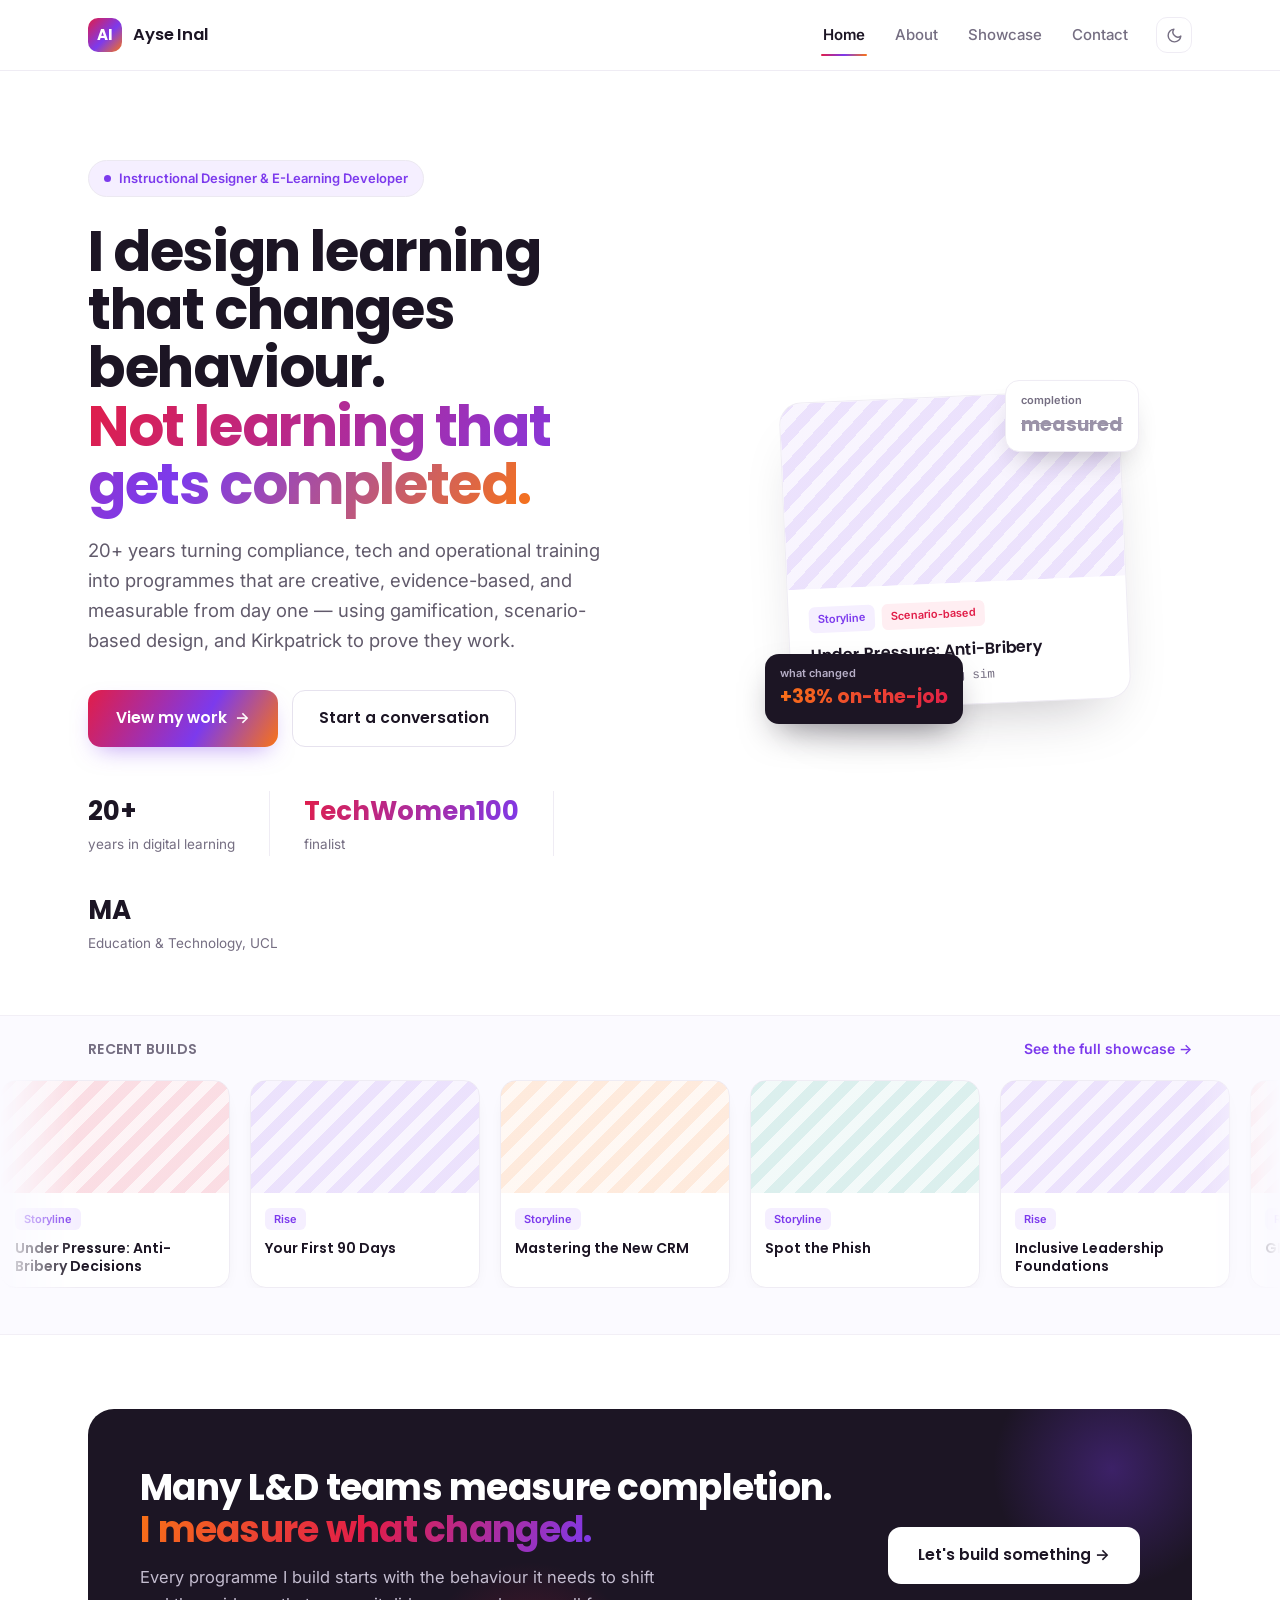
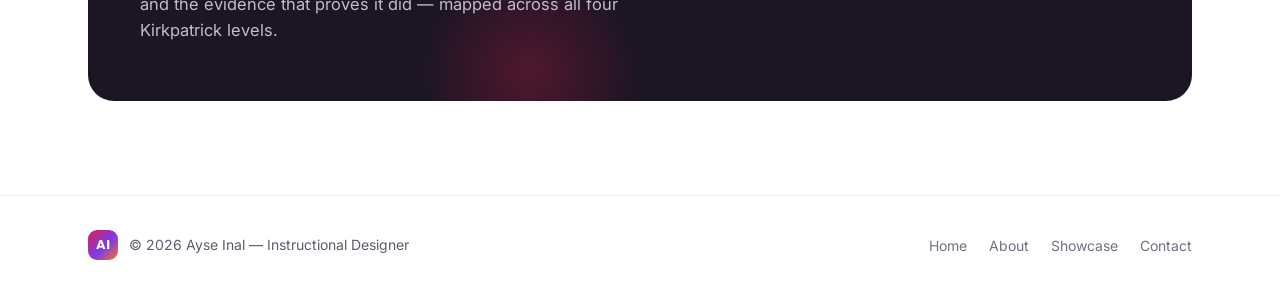
<file: index.html>
<!DOCTYPE html>
<html lang="en">
<head>
<meta charset="utf-8">
<meta name="viewport" content="width=device-width, initial-scale=1">
<title>Ayse Inal — Instructional Designer &amp; E-Learning Developer</title>
<meta name="description" content="Ayse Inal designs learning that changes behaviour — 20+ years of compliance, tech and operational training that is creative, evidence-based, and measurable.">
<meta name="color-scheme" content="light dark">
<link rel="icon" type="image/svg+xml" href="assets/favicon.svg">
<script>
// Apply the saved (or OS-preferred) theme before first paint.
(function () {
  var t; try { t = localStorage.getItem('theme'); } catch (err) {}
  if (t === 'dark' || (!t && matchMedia('(prefers-color-scheme: dark)').matches)) {
    document.documentElement.setAttribute('data-theme', 'dark');
  }
})();
</script>
<link rel="preconnect" href="https://fonts.googleapis.com">
<link rel="preconnect" href="https://fonts.gstatic.com" crossorigin>
<link href="https://fonts.googleapis.com/css2?family=Poppins:wght@500;600;700&family=Inter:wght@400;500;600;700&display=swap" rel="stylesheet">
<link rel="stylesheet" href="css/styles.css">
</head>
<body>

<a class="skip-link" href="#main">Skip to content</a>

<header class="site-nav">
  <div class="nav-inner">
    <a class="brand" href="index.html">
      <span class="brand-mark" aria-hidden="true">AI</span>
      <span class="brand-name">Ayse Inal</span>
    </a>
    <nav aria-label="Primary">
      <ul class="nav-links">
        <li><a href="index.html" aria-current="page">Home</a></li>
        <li><a href="about.html">About</a></li>
        <li><a href="showcase.html">Showcase</a></li>
        <li><a href="contact.html">Contact</a></li>
        <li>
          <button type="button" class="theme-toggle" data-theme-toggle aria-pressed="false" aria-label="Switch to dark theme">
            <svg class="icon-moon" width="17" height="17" viewBox="0 0 24 24" fill="none" stroke="currentColor" stroke-width="2" stroke-linecap="round" stroke-linejoin="round" aria-hidden="true"><path d="M21 12.79A9 9 0 1 1 11.21 3 7 7 0 0 0 21 12.79z"/></svg>
            <svg class="icon-sun" width="17" height="17" viewBox="0 0 24 24" fill="none" stroke="currentColor" stroke-width="2" stroke-linecap="round" stroke-linejoin="round" aria-hidden="true"><circle cx="12" cy="12" r="4"/><path d="M12 2v2M12 20v2M4.93 4.93l1.41 1.41M17.66 17.66l1.41 1.41M2 12h2M20 12h2M4.93 19.07l1.41-1.41M17.66 6.34l1.41-1.41"/></svg>
          </button>
        </li>
      </ul>
    </nav>
  </div>
</header>

<main id="main">

  <!-- hero -->
  <section class="hero">
    <div class="hero-copy">
      <p class="hero-pill">Instructional Designer &amp; E-Learning Developer</p>
      <h1>
        I design learning that changes behaviour.<br>
        <span class="grad-text">Not learning that gets completed.</span>
      </h1>
      <p class="hero-sub">
        20+ years turning compliance, tech and operational training into programmes that are
        creative, evidence-based, and measurable from day one — using gamification,
        scenario-based design, and Kirkpatrick to prove they work.
      </p>
      <div class="hero-ctas">
        <a class="btn btn-grad" href="showcase.html">View my work &nbsp;→</a>
        <a class="btn btn-outline" href="contact.html">Start a conversation</a>
      </div>
      <div class="hero-stats">
        <div>
          <div class="stat-value">20+</div>
          <div class="stat-label">years in digital learning</div>
        </div>
        <div class="divider" role="presentation"></div>
        <div>
          <div class="stat-value grad-text-rv">TechWomen100</div>
          <div class="stat-label">finalist</div>
        </div>
        <div class="divider" role="presentation"></div>
        <div>
          <div class="stat-value">MA</div>
          <div class="stat-label">Education &amp; Technology, UCL</div>
        </div>
      </div>
    </div>

    <div class="hero-visual" aria-hidden="true">
      <div class="hero-card-wrap">
        <div class="feature-card">
          <div class="thumb feature-thumb">
            <div class="thumb-fill" style="background:repeating-linear-gradient(135deg,#7c3aed26 0 11px,#7c3aed0d 11px 22px)"></div>
          </div>
          <div class="feature-body">
            <div class="feature-tags">
              <span class="tag">Storyline</span>
              <span class="tag tag-rose">Scenario-based</span>
            </div>
            <div class="feature-title">Under Pressure: Anti-Bribery</div>
            <div class="feature-meta">◷ 25 min · branching sim</div>
          </div>
        </div>
        <div class="float-badge float-a">
          <div class="badge-label">completion</div>
          <div class="badge-value">measured</div>
        </div>
        <div class="float-badge float-b">
          <div class="badge-label">what changed</div>
          <div class="badge-value">+38% on-the-job</div>
        </div>
      </div>
    </div>
  </section>

  <!-- rotating strip of recent builds (populated from js/courses-data.js) -->
  <section class="marquee-section">
    <div class="container marquee-head">
      <span class="marquee-label">Recent builds</span>
      <a class="link-accent" href="showcase.html">See the full showcase →</a>
    </div>
    <div class="marquee-mask" aria-hidden="true">
      <div class="marquee-track" data-marquee-track></div>
    </div>
  </section>

  <!-- statement band -->
  <section class="container statement-wrap">
    <div class="statement">
      <div class="statement-copy">
        <h2>
          Many L&amp;D teams measure completion.<br>
          <span class="grad-text-warm">I measure what changed.</span>
        </h2>
        <p>
          Every programme I build starts with the behaviour it needs to shift and the
          evidence that proves it did — mapped across all four Kirkpatrick levels.
        </p>
      </div>
      <div class="statement-cta">
        <a class="btn btn-light" href="contact.html">Let's build something →</a>
      </div>
    </div>
  </section>

</main>

<footer class="site-footer">
  <div class="footer-inner">
    <div class="footer-brand">
      <span class="brand-mark" aria-hidden="true">AI</span>
      <span>© 2026 Ayse Inal — Instructional Designer</span>
    </div>
    <ul class="footer-links">
      <li><a href="index.html">Home</a></li>
      <li><a href="about.html">About</a></li>
      <li><a href="showcase.html">Showcase</a></li>
      <li><a href="contact.html">Contact</a></li>
    </ul>
  </div>
</footer>

<script src="js/courses-data.js"></script>
<script src="js/main.js"></script>
</body>
</html>
</file>
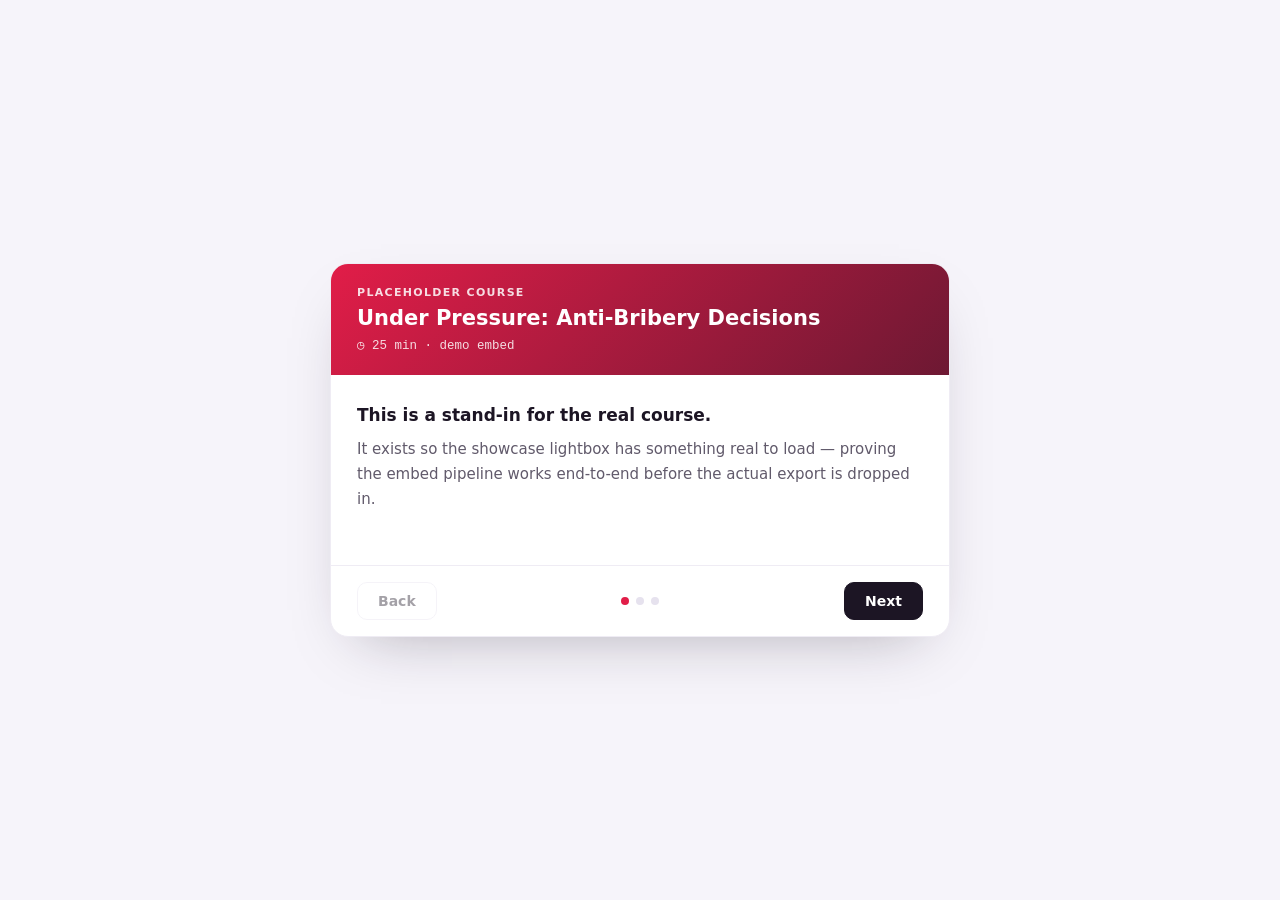
<file: courses/anti-bribery/index.html>
<!DOCTYPE html>
<html lang="en">
<head>
<meta charset="utf-8">
<meta name="viewport" content="width=device-width, initial-scale=1">
<title>Under Pressure: Anti-Bribery Decisions — placeholder course</title>
<style>
  * { box-sizing: border-box; }
  body {
    margin: 0; min-height: 100vh; display: flex; align-items: center; justify-content: center;
    padding: 24px; background: #f6f4fa; color: #1c1524;
    font-family: Inter, system-ui, -apple-system, sans-serif;
  }
  .frame {
    width: 100%; max-width: 620px; background: #fff; border: 1px solid #efecf4;
    border-radius: 18px; overflow: hidden; box-shadow: 0 24px 60px -30px rgba(28,21,36,.35);
  }
  header {
    padding: 22px 26px; color: #fff;
    background: linear-gradient(135deg, #e11d48, #1c1524 170%);
  }
  header .kicker { font-size: 11px; font-weight: 700; letter-spacing: .12em; text-transform: uppercase; opacity: .85; }
  header h1 { margin: 6px 0 0; font-size: 21px; font-weight: 700; line-height: 1.25; }
  header .meta { margin-top: 6px; font-size: 12.5px; opacity: .85; font-family: 'Courier New', monospace; }
  .slide { padding: 30px 26px; min-height: 190px; display: none; }
  .slide.active { display: block; animation: fade .25s ease; }
  @keyframes fade { from { opacity: 0; transform: translateY(8px); } to { opacity: 1; transform: none; } }
  .slide h2 { margin: 0 0 12px; font-size: 17px; }
  .slide p { margin: 0 0 12px; font-size: 15px; line-height: 1.65; color: #615a6b; }
  .slide code {
    font-family: 'Courier New', monospace; font-size: 13px; color: #7c3aed;
    background: #f5efff; padding: 2px 7px; border-radius: 6px;
  }
  .done { font-size: 34px; margin-bottom: 10px; color: #e11d48; }
  footer {
    display: flex; align-items: center; justify-content: space-between; gap: 14px;
    padding: 16px 26px; border-top: 1px solid #efecf4;
  }
  .dots { display: flex; gap: 7px; }
  .dots span { width: 8px; height: 8px; border-radius: 50%; background: #e6e2ee; transition: background .2s; }
  .dots span.on { background: #e11d48; }
  button {
    font: inherit; font-weight: 600; font-size: 14px; padding: 10px 20px;
    border-radius: 10px; border: 1.5px solid #e6e2ee; background: #fff; color: #1c1524; cursor: pointer;
  }
  button.primary { background: #1c1524; border-color: #1c1524; color: #fff; }
  button:disabled { opacity: .4; cursor: default; }
  @media (prefers-reduced-motion: reduce) { .slide.active { animation: none; } }
</style>
</head>
<body>
<main class="frame">
  <header>
    <div class="kicker">Placeholder course</div>
    <h1>Under Pressure: Anti-Bribery Decisions</h1>
    <div class="meta">◷ 25 min · demo embed</div>
  </header>

  <section class="slide active" aria-label="Slide 1 of 3">
    <h2>This is a stand-in for the real course.</h2>
    <p>It exists so the showcase lightbox has something real to load — proving the embed
       pipeline works end-to-end before the actual export is dropped in.</p>
  </section>

  <section class="slide" aria-label="Slide 2 of 3">
    <h2>Replacing it takes one step.</h2>
    <p>Publish the real course (Rise, Storyline, or any web export) and copy its output into
       this folder so the entry point sits at <code>courses/anti-bribery/index.html</code>.</p>
    <p>No other file needs to change — the showcase card already points here.</p>
  </section>

  <section class="slide" aria-label="Slide 3 of 3">
    <div class="done">✓</div>
    <h2>That's the whole tour.</h2>
    <p>Navigation, the lightbox, and “Open in new tab” all behave exactly the same with a
       real export in place of this page.</p>
  </section>

  <footer>
    <button type="button" data-prev disabled>Back</button>
    <div class="dots" aria-hidden="true"><span class="on"></span><span></span><span></span></div>
    <button type="button" class="primary" data-next>Next</button>
  </footer>
</main>

<script>
(function () {
  var slides = document.querySelectorAll('.slide');
  var dots = document.querySelectorAll('.dots span');
  var prev = document.querySelector('[data-prev]');
  var next = document.querySelector('[data-next]');
  var i = 0;
  function show(n) {
    i = Math.max(0, Math.min(slides.length - 1, n));
    slides.forEach(function (s, k) { s.classList.toggle('active', k === i); });
    dots.forEach(function (d, k) { d.classList.toggle('on', k === i); });
    prev.disabled = i === 0;
    next.disabled = i === slides.length - 1;
  }
  prev.addEventListener('click', function () { show(i - 1); });
  next.addEventListener('click', function () { show(i + 1); });
})();
</script>
</body>
</html>
</file>
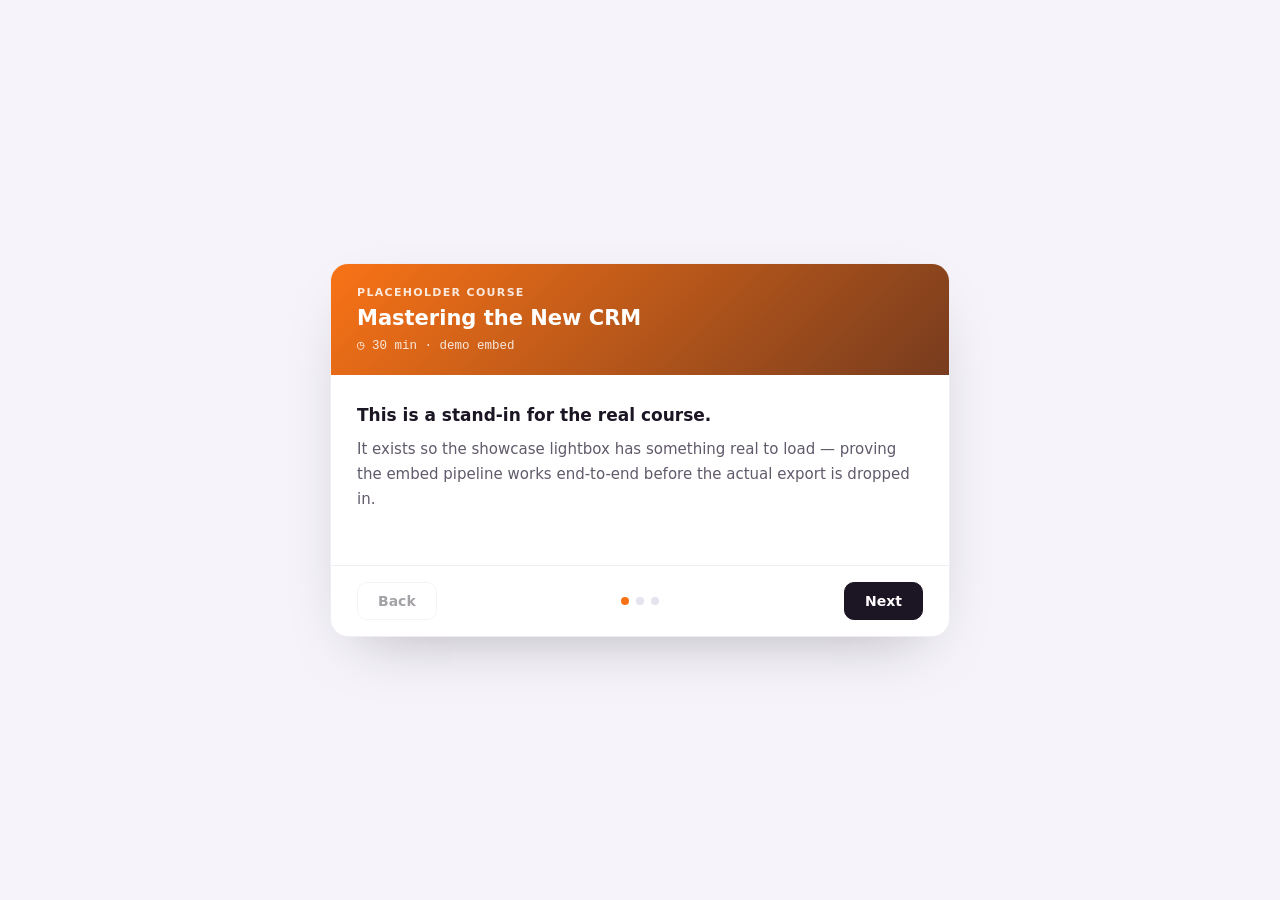
<file: courses/crm-training/index.html>
<!DOCTYPE html>
<html lang="en">
<head>
<meta charset="utf-8">
<meta name="viewport" content="width=device-width, initial-scale=1">
<title>Mastering the New CRM — placeholder course</title>
<style>
  * { box-sizing: border-box; }
  body {
    margin: 0; min-height: 100vh; display: flex; align-items: center; justify-content: center;
    padding: 24px; background: #f6f4fa; color: #1c1524;
    font-family: Inter, system-ui, -apple-system, sans-serif;
  }
  .frame {
    width: 100%; max-width: 620px; background: #fff; border: 1px solid #efecf4;
    border-radius: 18px; overflow: hidden; box-shadow: 0 24px 60px -30px rgba(28,21,36,.35);
  }
  header {
    padding: 22px 26px; color: #fff;
    background: linear-gradient(135deg, #f97316, #1c1524 170%);
  }
  header .kicker { font-size: 11px; font-weight: 700; letter-spacing: .12em; text-transform: uppercase; opacity: .85; }
  header h1 { margin: 6px 0 0; font-size: 21px; font-weight: 700; line-height: 1.25; }
  header .meta { margin-top: 6px; font-size: 12.5px; opacity: .85; font-family: 'Courier New', monospace; }
  .slide { padding: 30px 26px; min-height: 190px; display: none; }
  .slide.active { display: block; animation: fade .25s ease; }
  @keyframes fade { from { opacity: 0; transform: translateY(8px); } to { opacity: 1; transform: none; } }
  .slide h2 { margin: 0 0 12px; font-size: 17px; }
  .slide p { margin: 0 0 12px; font-size: 15px; line-height: 1.65; color: #615a6b; }
  .slide code {
    font-family: 'Courier New', monospace; font-size: 13px; color: #7c3aed;
    background: #f5efff; padding: 2px 7px; border-radius: 6px;
  }
  .done { font-size: 34px; margin-bottom: 10px; color: #f97316; }
  footer {
    display: flex; align-items: center; justify-content: space-between; gap: 14px;
    padding: 16px 26px; border-top: 1px solid #efecf4;
  }
  .dots { display: flex; gap: 7px; }
  .dots span { width: 8px; height: 8px; border-radius: 50%; background: #e6e2ee; transition: background .2s; }
  .dots span.on { background: #f97316; }
  button {
    font: inherit; font-weight: 600; font-size: 14px; padding: 10px 20px;
    border-radius: 10px; border: 1.5px solid #e6e2ee; background: #fff; color: #1c1524; cursor: pointer;
  }
  button.primary { background: #1c1524; border-color: #1c1524; color: #fff; }
  button:disabled { opacity: .4; cursor: default; }
  @media (prefers-reduced-motion: reduce) { .slide.active { animation: none; } }
</style>
</head>
<body>
<main class="frame">
  <header>
    <div class="kicker">Placeholder course</div>
    <h1>Mastering the New CRM</h1>
    <div class="meta">◷ 30 min · demo embed</div>
  </header>

  <section class="slide active" aria-label="Slide 1 of 3">
    <h2>This is a stand-in for the real course.</h2>
    <p>It exists so the showcase lightbox has something real to load — proving the embed
       pipeline works end-to-end before the actual export is dropped in.</p>
  </section>

  <section class="slide" aria-label="Slide 2 of 3">
    <h2>Replacing it takes one step.</h2>
    <p>Publish the real course (Rise, Storyline, or any web export) and copy its output into
       this folder so the entry point sits at <code>courses/crm-training/index.html</code>.</p>
    <p>No other file needs to change — the showcase card already points here.</p>
  </section>

  <section class="slide" aria-label="Slide 3 of 3">
    <div class="done">✓</div>
    <h2>That's the whole tour.</h2>
    <p>Navigation, the lightbox, and “Open in new tab” all behave exactly the same with a
       real export in place of this page.</p>
  </section>

  <footer>
    <button type="button" data-prev disabled>Back</button>
    <div class="dots" aria-hidden="true"><span class="on"></span><span></span><span></span></div>
    <button type="button" class="primary" data-next>Next</button>
  </footer>
</main>

<script>
(function () {
  var slides = document.querySelectorAll('.slide');
  var dots = document.querySelectorAll('.dots span');
  var prev = document.querySelector('[data-prev]');
  var next = document.querySelector('[data-next]');
  var i = 0;
  function show(n) {
    i = Math.max(0, Math.min(slides.length - 1, n));
    slides.forEach(function (s, k) { s.classList.toggle('active', k === i); });
    dots.forEach(function (d, k) { d.classList.toggle('on', k === i); });
    prev.disabled = i === 0;
    next.disabled = i === slides.length - 1;
  }
  prev.addEventListener('click', function () { show(i - 1); });
  next.addEventListener('click', function () { show(i + 1); });
})();
</script>
</body>
</html>
</file>
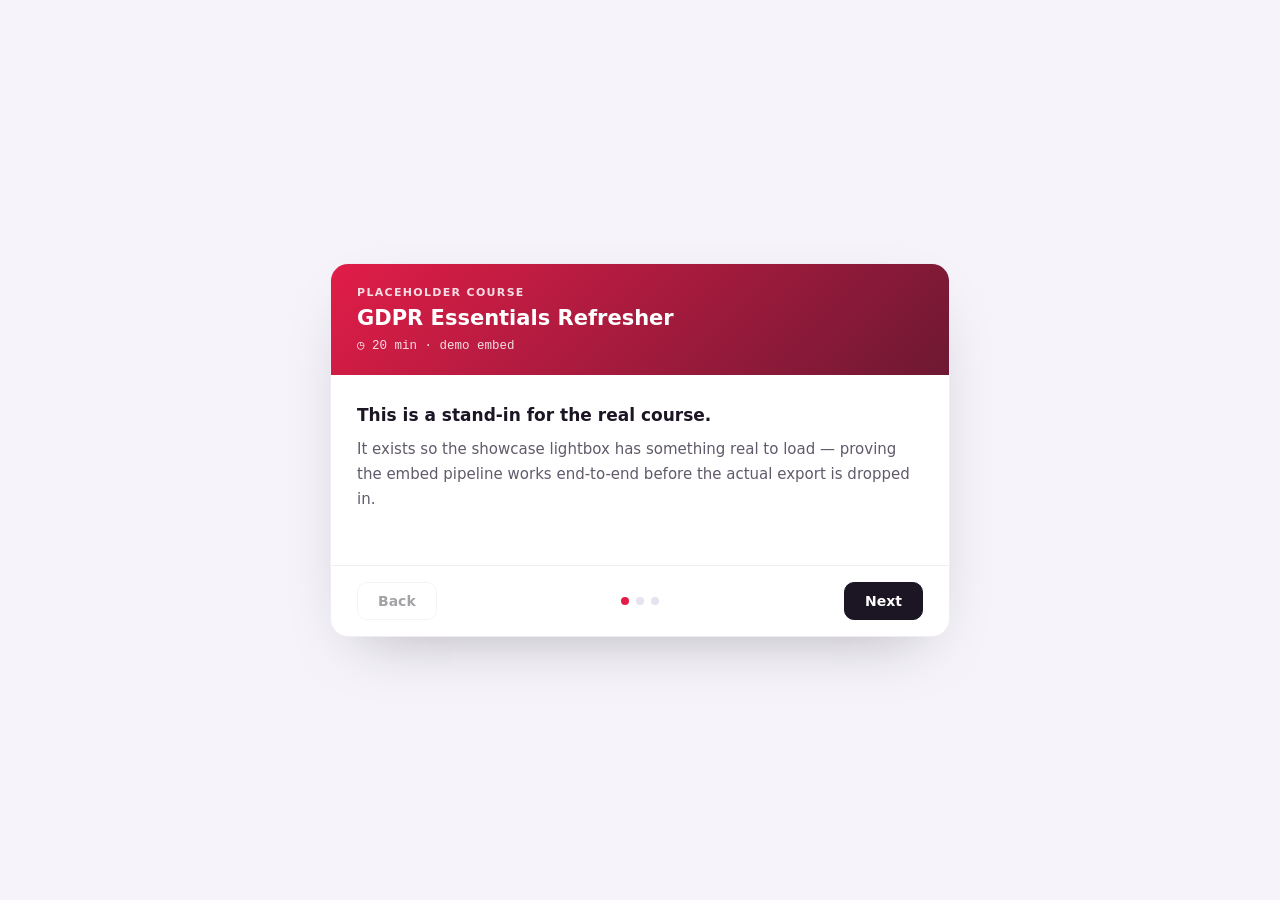
<file: courses/gdpr-refresher/index.html>
<!DOCTYPE html>
<html lang="en">
<head>
<meta charset="utf-8">
<meta name="viewport" content="width=device-width, initial-scale=1">
<title>GDPR Essentials Refresher — placeholder course</title>
<style>
  * { box-sizing: border-box; }
  body {
    margin: 0; min-height: 100vh; display: flex; align-items: center; justify-content: center;
    padding: 24px; background: #f6f4fa; color: #1c1524;
    font-family: Inter, system-ui, -apple-system, sans-serif;
  }
  .frame {
    width: 100%; max-width: 620px; background: #fff; border: 1px solid #efecf4;
    border-radius: 18px; overflow: hidden; box-shadow: 0 24px 60px -30px rgba(28,21,36,.35);
  }
  header {
    padding: 22px 26px; color: #fff;
    background: linear-gradient(135deg, #e11d48, #1c1524 170%);
  }
  header .kicker { font-size: 11px; font-weight: 700; letter-spacing: .12em; text-transform: uppercase; opacity: .85; }
  header h1 { margin: 6px 0 0; font-size: 21px; font-weight: 700; line-height: 1.25; }
  header .meta { margin-top: 6px; font-size: 12.5px; opacity: .85; font-family: 'Courier New', monospace; }
  .slide { padding: 30px 26px; min-height: 190px; display: none; }
  .slide.active { display: block; animation: fade .25s ease; }
  @keyframes fade { from { opacity: 0; transform: translateY(8px); } to { opacity: 1; transform: none; } }
  .slide h2 { margin: 0 0 12px; font-size: 17px; }
  .slide p { margin: 0 0 12px; font-size: 15px; line-height: 1.65; color: #615a6b; }
  .slide code {
    font-family: 'Courier New', monospace; font-size: 13px; color: #7c3aed;
    background: #f5efff; padding: 2px 7px; border-radius: 6px;
  }
  .done { font-size: 34px; margin-bottom: 10px; color: #e11d48; }
  footer {
    display: flex; align-items: center; justify-content: space-between; gap: 14px;
    padding: 16px 26px; border-top: 1px solid #efecf4;
  }
  .dots { display: flex; gap: 7px; }
  .dots span { width: 8px; height: 8px; border-radius: 50%; background: #e6e2ee; transition: background .2s; }
  .dots span.on { background: #e11d48; }
  button {
    font: inherit; font-weight: 600; font-size: 14px; padding: 10px 20px;
    border-radius: 10px; border: 1.5px solid #e6e2ee; background: #fff; color: #1c1524; cursor: pointer;
  }
  button.primary { background: #1c1524; border-color: #1c1524; color: #fff; }
  button:disabled { opacity: .4; cursor: default; }
  @media (prefers-reduced-motion: reduce) { .slide.active { animation: none; } }
</style>
</head>
<body>
<main class="frame">
  <header>
    <div class="kicker">Placeholder course</div>
    <h1>GDPR Essentials Refresher</h1>
    <div class="meta">◷ 20 min · demo embed</div>
  </header>

  <section class="slide active" aria-label="Slide 1 of 3">
    <h2>This is a stand-in for the real course.</h2>
    <p>It exists so the showcase lightbox has something real to load — proving the embed
       pipeline works end-to-end before the actual export is dropped in.</p>
  </section>

  <section class="slide" aria-label="Slide 2 of 3">
    <h2>Replacing it takes one step.</h2>
    <p>Publish the real course (Rise, Storyline, or any web export) and copy its output into
       this folder so the entry point sits at <code>courses/gdpr-refresher/index.html</code>.</p>
    <p>No other file needs to change — the showcase card already points here.</p>
  </section>

  <section class="slide" aria-label="Slide 3 of 3">
    <div class="done">✓</div>
    <h2>That's the whole tour.</h2>
    <p>Navigation, the lightbox, and “Open in new tab” all behave exactly the same with a
       real export in place of this page.</p>
  </section>

  <footer>
    <button type="button" data-prev disabled>Back</button>
    <div class="dots" aria-hidden="true"><span class="on"></span><span></span><span></span></div>
    <button type="button" class="primary" data-next>Next</button>
  </footer>
</main>

<script>
(function () {
  var slides = document.querySelectorAll('.slide');
  var dots = document.querySelectorAll('.dots span');
  var prev = document.querySelector('[data-prev]');
  var next = document.querySelector('[data-next]');
  var i = 0;
  function show(n) {
    i = Math.max(0, Math.min(slides.length - 1, n));
    slides.forEach(function (s, k) { s.classList.toggle('active', k === i); });
    dots.forEach(function (d, k) { d.classList.toggle('on', k === i); });
    prev.disabled = i === 0;
    next.disabled = i === slides.length - 1;
  }
  prev.addEventListener('click', function () { show(i - 1); });
  next.addEventListener('click', function () { show(i + 1); });
})();
</script>
</body>
</html>
</file>
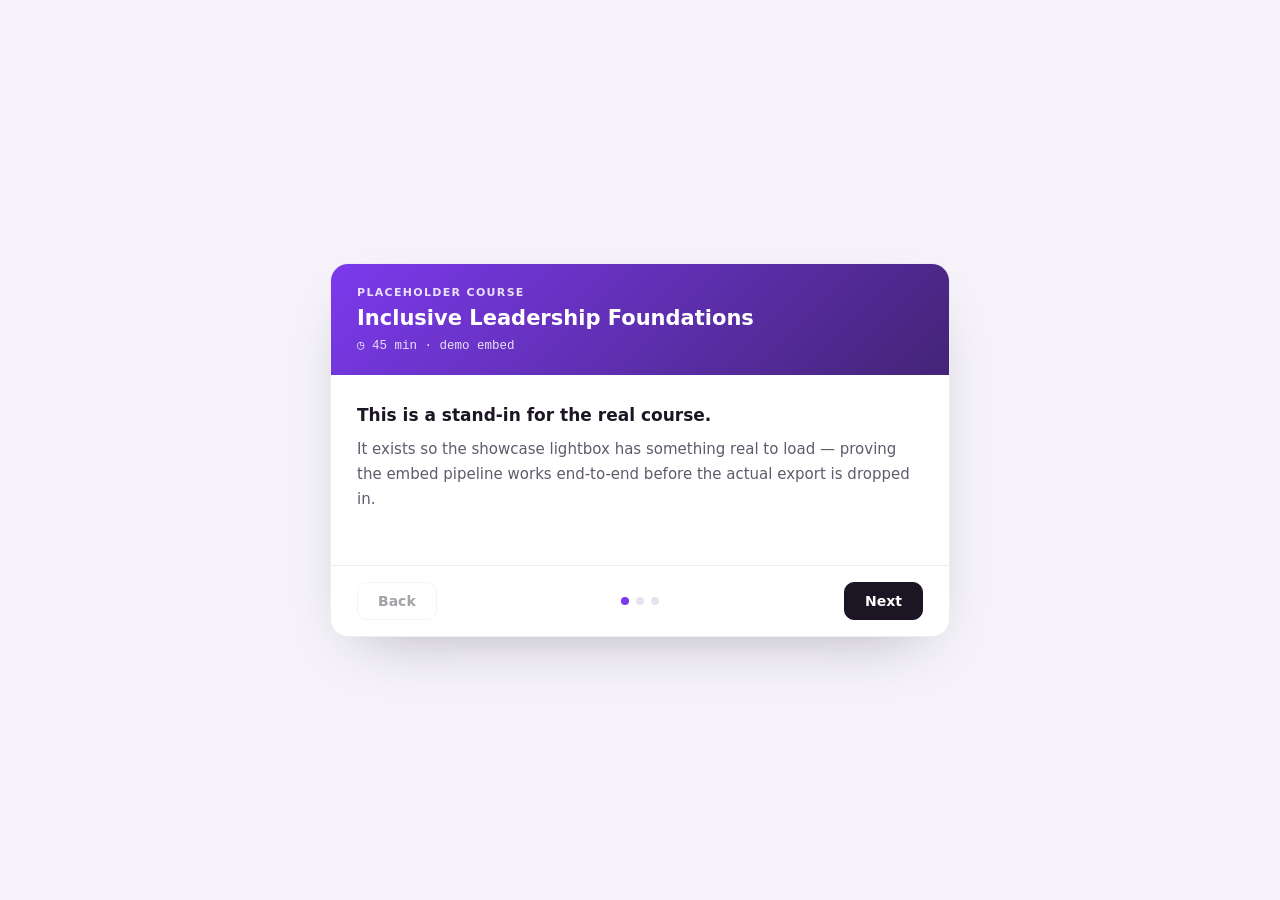
<file: courses/inclusive-leadership/index.html>
<!DOCTYPE html>
<html lang="en">
<head>
<meta charset="utf-8">
<meta name="viewport" content="width=device-width, initial-scale=1">
<title>Inclusive Leadership Foundations — placeholder course</title>
<style>
  * { box-sizing: border-box; }
  body {
    margin: 0; min-height: 100vh; display: flex; align-items: center; justify-content: center;
    padding: 24px; background: #f6f4fa; color: #1c1524;
    font-family: Inter, system-ui, -apple-system, sans-serif;
  }
  .frame {
    width: 100%; max-width: 620px; background: #fff; border: 1px solid #efecf4;
    border-radius: 18px; overflow: hidden; box-shadow: 0 24px 60px -30px rgba(28,21,36,.35);
  }
  header {
    padding: 22px 26px; color: #fff;
    background: linear-gradient(135deg, #7c3aed, #1c1524 170%);
  }
  header .kicker { font-size: 11px; font-weight: 700; letter-spacing: .12em; text-transform: uppercase; opacity: .85; }
  header h1 { margin: 6px 0 0; font-size: 21px; font-weight: 700; line-height: 1.25; }
  header .meta { margin-top: 6px; font-size: 12.5px; opacity: .85; font-family: 'Courier New', monospace; }
  .slide { padding: 30px 26px; min-height: 190px; display: none; }
  .slide.active { display: block; animation: fade .25s ease; }
  @keyframes fade { from { opacity: 0; transform: translateY(8px); } to { opacity: 1; transform: none; } }
  .slide h2 { margin: 0 0 12px; font-size: 17px; }
  .slide p { margin: 0 0 12px; font-size: 15px; line-height: 1.65; color: #615a6b; }
  .slide code {
    font-family: 'Courier New', monospace; font-size: 13px; color: #7c3aed;
    background: #f5efff; padding: 2px 7px; border-radius: 6px;
  }
  .done { font-size: 34px; margin-bottom: 10px; color: #7c3aed; }
  footer {
    display: flex; align-items: center; justify-content: space-between; gap: 14px;
    padding: 16px 26px; border-top: 1px solid #efecf4;
  }
  .dots { display: flex; gap: 7px; }
  .dots span { width: 8px; height: 8px; border-radius: 50%; background: #e6e2ee; transition: background .2s; }
  .dots span.on { background: #7c3aed; }
  button {
    font: inherit; font-weight: 600; font-size: 14px; padding: 10px 20px;
    border-radius: 10px; border: 1.5px solid #e6e2ee; background: #fff; color: #1c1524; cursor: pointer;
  }
  button.primary { background: #1c1524; border-color: #1c1524; color: #fff; }
  button:disabled { opacity: .4; cursor: default; }
  @media (prefers-reduced-motion: reduce) { .slide.active { animation: none; } }
</style>
</head>
<body>
<main class="frame">
  <header>
    <div class="kicker">Placeholder course</div>
    <h1>Inclusive Leadership Foundations</h1>
    <div class="meta">◷ 45 min · demo embed</div>
  </header>

  <section class="slide active" aria-label="Slide 1 of 3">
    <h2>This is a stand-in for the real course.</h2>
    <p>It exists so the showcase lightbox has something real to load — proving the embed
       pipeline works end-to-end before the actual export is dropped in.</p>
  </section>

  <section class="slide" aria-label="Slide 2 of 3">
    <h2>Replacing it takes one step.</h2>
    <p>Publish the real course (Rise, Storyline, or any web export) and copy its output into
       this folder so the entry point sits at <code>courses/inclusive-leadership/index.html</code>.</p>
    <p>No other file needs to change — the showcase card already points here.</p>
  </section>

  <section class="slide" aria-label="Slide 3 of 3">
    <div class="done">✓</div>
    <h2>That's the whole tour.</h2>
    <p>Navigation, the lightbox, and “Open in new tab” all behave exactly the same with a
       real export in place of this page.</p>
  </section>

  <footer>
    <button type="button" data-prev disabled>Back</button>
    <div class="dots" aria-hidden="true"><span class="on"></span><span></span><span></span></div>
    <button type="button" class="primary" data-next>Next</button>
  </footer>
</main>

<script>
(function () {
  var slides = document.querySelectorAll('.slide');
  var dots = document.querySelectorAll('.dots span');
  var prev = document.querySelector('[data-prev]');
  var next = document.querySelector('[data-next]');
  var i = 0;
  function show(n) {
    i = Math.max(0, Math.min(slides.length - 1, n));
    slides.forEach(function (s, k) { s.classList.toggle('active', k === i); });
    dots.forEach(function (d, k) { d.classList.toggle('on', k === i); });
    prev.disabled = i === 0;
    next.disabled = i === slides.length - 1;
  }
  prev.addEventListener('click', function () { show(i - 1); });
  next.addEventListener('click', function () { show(i + 1); });
})();
</script>
</body>
</html>
</file>
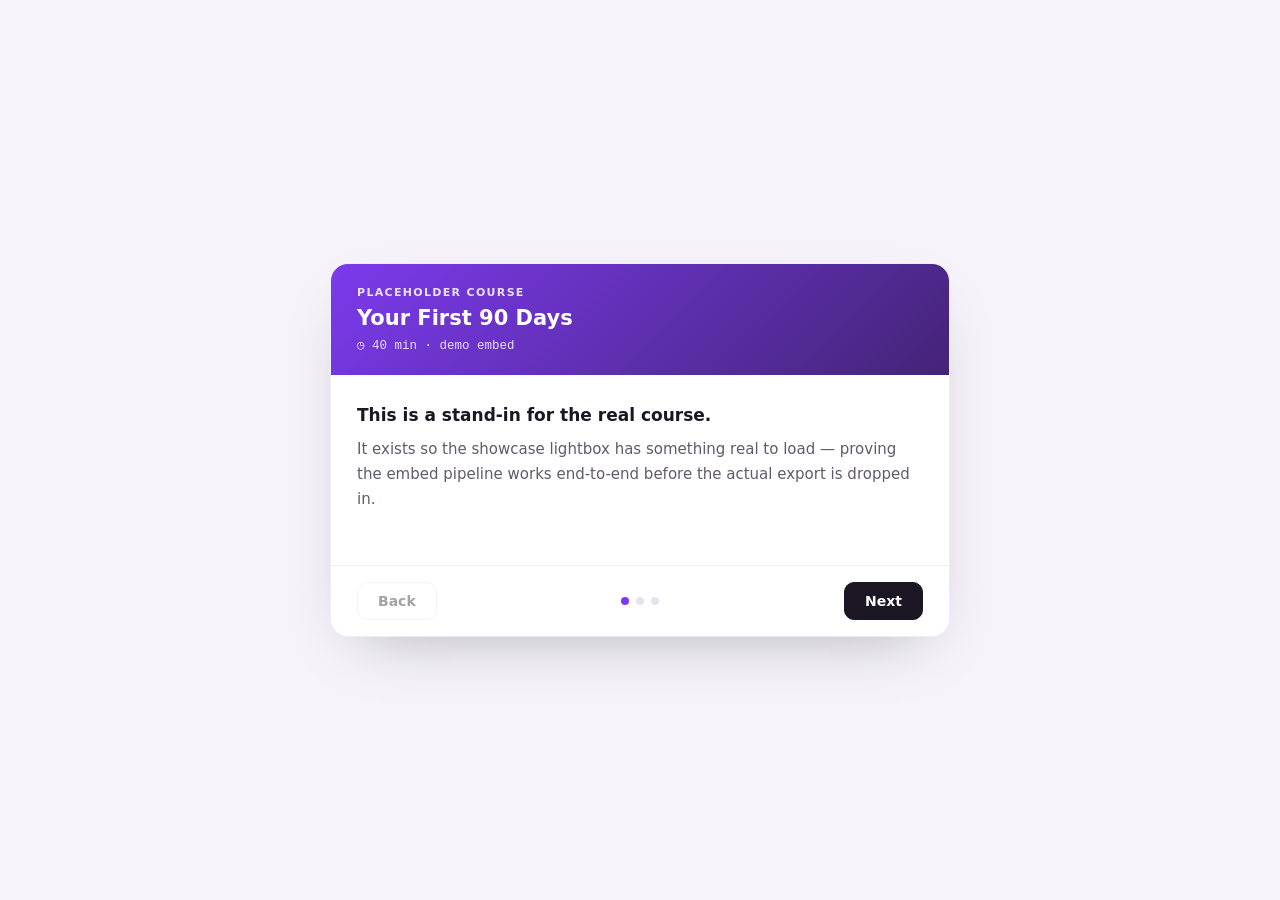
<file: courses/onboarding-90/index.html>
<!DOCTYPE html>
<html lang="en">
<head>
<meta charset="utf-8">
<meta name="viewport" content="width=device-width, initial-scale=1">
<title>Your First 90 Days — placeholder course</title>
<style>
  * { box-sizing: border-box; }
  body {
    margin: 0; min-height: 100vh; display: flex; align-items: center; justify-content: center;
    padding: 24px; background: #f6f4fa; color: #1c1524;
    font-family: Inter, system-ui, -apple-system, sans-serif;
  }
  .frame {
    width: 100%; max-width: 620px; background: #fff; border: 1px solid #efecf4;
    border-radius: 18px; overflow: hidden; box-shadow: 0 24px 60px -30px rgba(28,21,36,.35);
  }
  header {
    padding: 22px 26px; color: #fff;
    background: linear-gradient(135deg, #7c3aed, #1c1524 170%);
  }
  header .kicker { font-size: 11px; font-weight: 700; letter-spacing: .12em; text-transform: uppercase; opacity: .85; }
  header h1 { margin: 6px 0 0; font-size: 21px; font-weight: 700; line-height: 1.25; }
  header .meta { margin-top: 6px; font-size: 12.5px; opacity: .85; font-family: 'Courier New', monospace; }
  .slide { padding: 30px 26px; min-height: 190px; display: none; }
  .slide.active { display: block; animation: fade .25s ease; }
  @keyframes fade { from { opacity: 0; transform: translateY(8px); } to { opacity: 1; transform: none; } }
  .slide h2 { margin: 0 0 12px; font-size: 17px; }
  .slide p { margin: 0 0 12px; font-size: 15px; line-height: 1.65; color: #615a6b; }
  .slide code {
    font-family: 'Courier New', monospace; font-size: 13px; color: #7c3aed;
    background: #f5efff; padding: 2px 7px; border-radius: 6px;
  }
  .done { font-size: 34px; margin-bottom: 10px; color: #7c3aed; }
  footer {
    display: flex; align-items: center; justify-content: space-between; gap: 14px;
    padding: 16px 26px; border-top: 1px solid #efecf4;
  }
  .dots { display: flex; gap: 7px; }
  .dots span { width: 8px; height: 8px; border-radius: 50%; background: #e6e2ee; transition: background .2s; }
  .dots span.on { background: #7c3aed; }
  button {
    font: inherit; font-weight: 600; font-size: 14px; padding: 10px 20px;
    border-radius: 10px; border: 1.5px solid #e6e2ee; background: #fff; color: #1c1524; cursor: pointer;
  }
  button.primary { background: #1c1524; border-color: #1c1524; color: #fff; }
  button:disabled { opacity: .4; cursor: default; }
  @media (prefers-reduced-motion: reduce) { .slide.active { animation: none; } }
</style>
</head>
<body>
<main class="frame">
  <header>
    <div class="kicker">Placeholder course</div>
    <h1>Your First 90 Days</h1>
    <div class="meta">◷ 40 min · demo embed</div>
  </header>

  <section class="slide active" aria-label="Slide 1 of 3">
    <h2>This is a stand-in for the real course.</h2>
    <p>It exists so the showcase lightbox has something real to load — proving the embed
       pipeline works end-to-end before the actual export is dropped in.</p>
  </section>

  <section class="slide" aria-label="Slide 2 of 3">
    <h2>Replacing it takes one step.</h2>
    <p>Publish the real course (Rise, Storyline, or any web export) and copy its output into
       this folder so the entry point sits at <code>courses/onboarding-90/index.html</code>.</p>
    <p>No other file needs to change — the showcase card already points here.</p>
  </section>

  <section class="slide" aria-label="Slide 3 of 3">
    <div class="done">✓</div>
    <h2>That's the whole tour.</h2>
    <p>Navigation, the lightbox, and “Open in new tab” all behave exactly the same with a
       real export in place of this page.</p>
  </section>

  <footer>
    <button type="button" data-prev disabled>Back</button>
    <div class="dots" aria-hidden="true"><span class="on"></span><span></span><span></span></div>
    <button type="button" class="primary" data-next>Next</button>
  </footer>
</main>

<script>
(function () {
  var slides = document.querySelectorAll('.slide');
  var dots = document.querySelectorAll('.dots span');
  var prev = document.querySelector('[data-prev]');
  var next = document.querySelector('[data-next]');
  var i = 0;
  function show(n) {
    i = Math.max(0, Math.min(slides.length - 1, n));
    slides.forEach(function (s, k) { s.classList.toggle('active', k === i); });
    dots.forEach(function (d, k) { d.classList.toggle('on', k === i); });
    prev.disabled = i === 0;
    next.disabled = i === slides.length - 1;
  }
  prev.addEventListener('click', function () { show(i - 1); });
  next.addEventListener('click', function () { show(i + 1); });
})();
</script>
</body>
</html>
</file>
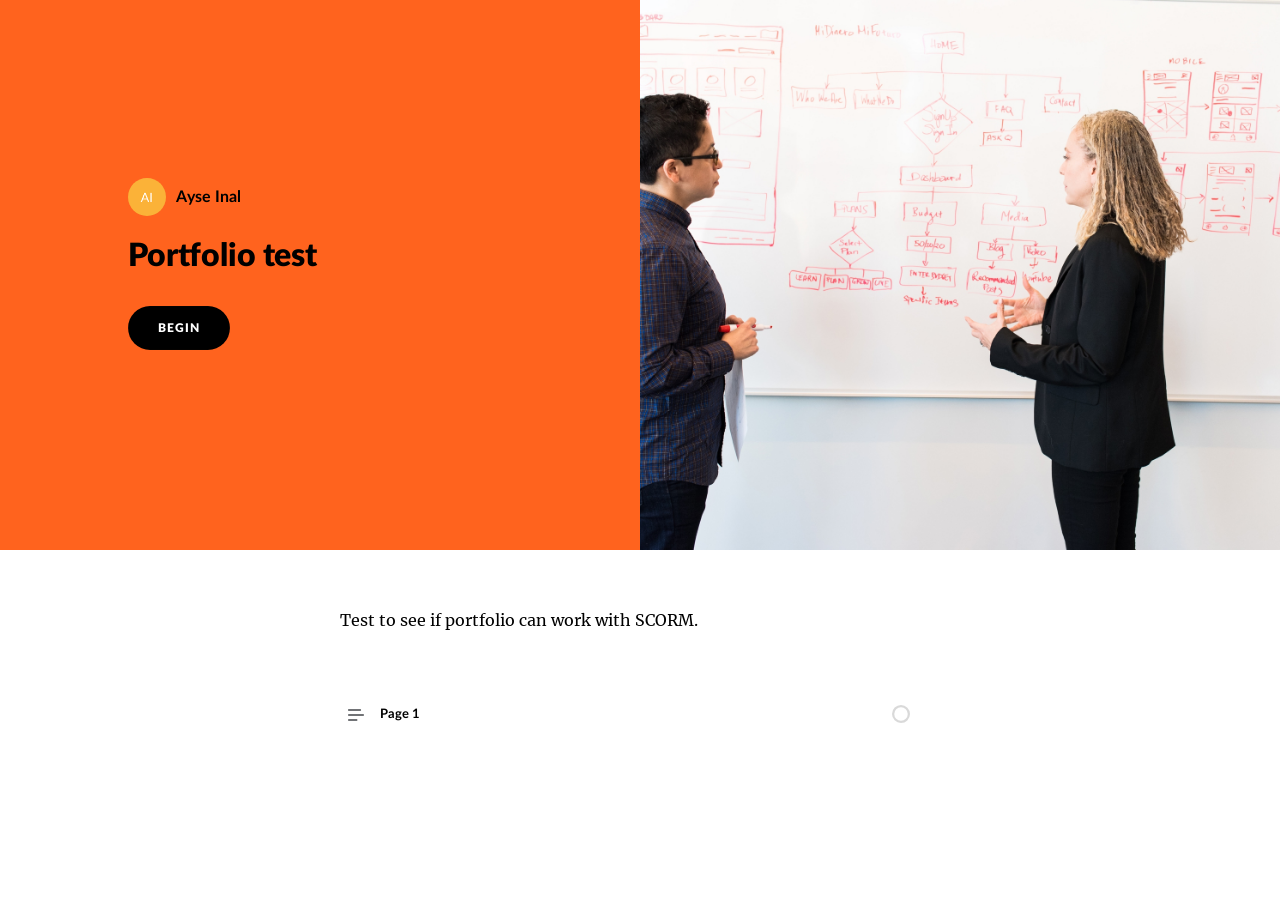
<file: courses/test-course/index.html>
<!doctype html>
<!-- 
course package version: aLZDS4Au
rise_frontend sha: 46496aba2ae3b21b9e0d489dca0d4d0e6e3dcab7
learn_distribution_frontend sha: 118ecf9826e3bc045934b2031ec665157a7785e1
mondrian sha: 6d8162fafedd03ba5fa826329e3b97aff9b4fbb9
sandbox sha: 42753f3391b109fa3788c525c22880445ab48325
 -->
<html lang="en">
  <head>
    <meta charset="utf-8">
    <meta name="viewport" content="width=device-width,initial-scale=1">
    <title>Portfolio test</title>
    
    <script type="application/json" id="__CONFIG__">
      {"remoteManifest":{"learn_distribution_frontend":{".js":["learn_dist/entry.js"]},"mondrian":{".js":["mondrian/entry.js"]}},"assetTargetPrefixes":{"media":"assets","font":"lib/fonts"},"telemetry":{"uri":"https://metrics.articulate.com"}}
    </script>
    
    <script src="lib/dist/c45a9871.js"></script>
  </head>
  <body>
    <div id="app"></div>
    
      <script src="lib/rise/e709f227.js"></script>
    
  </body>
</html>
</file>
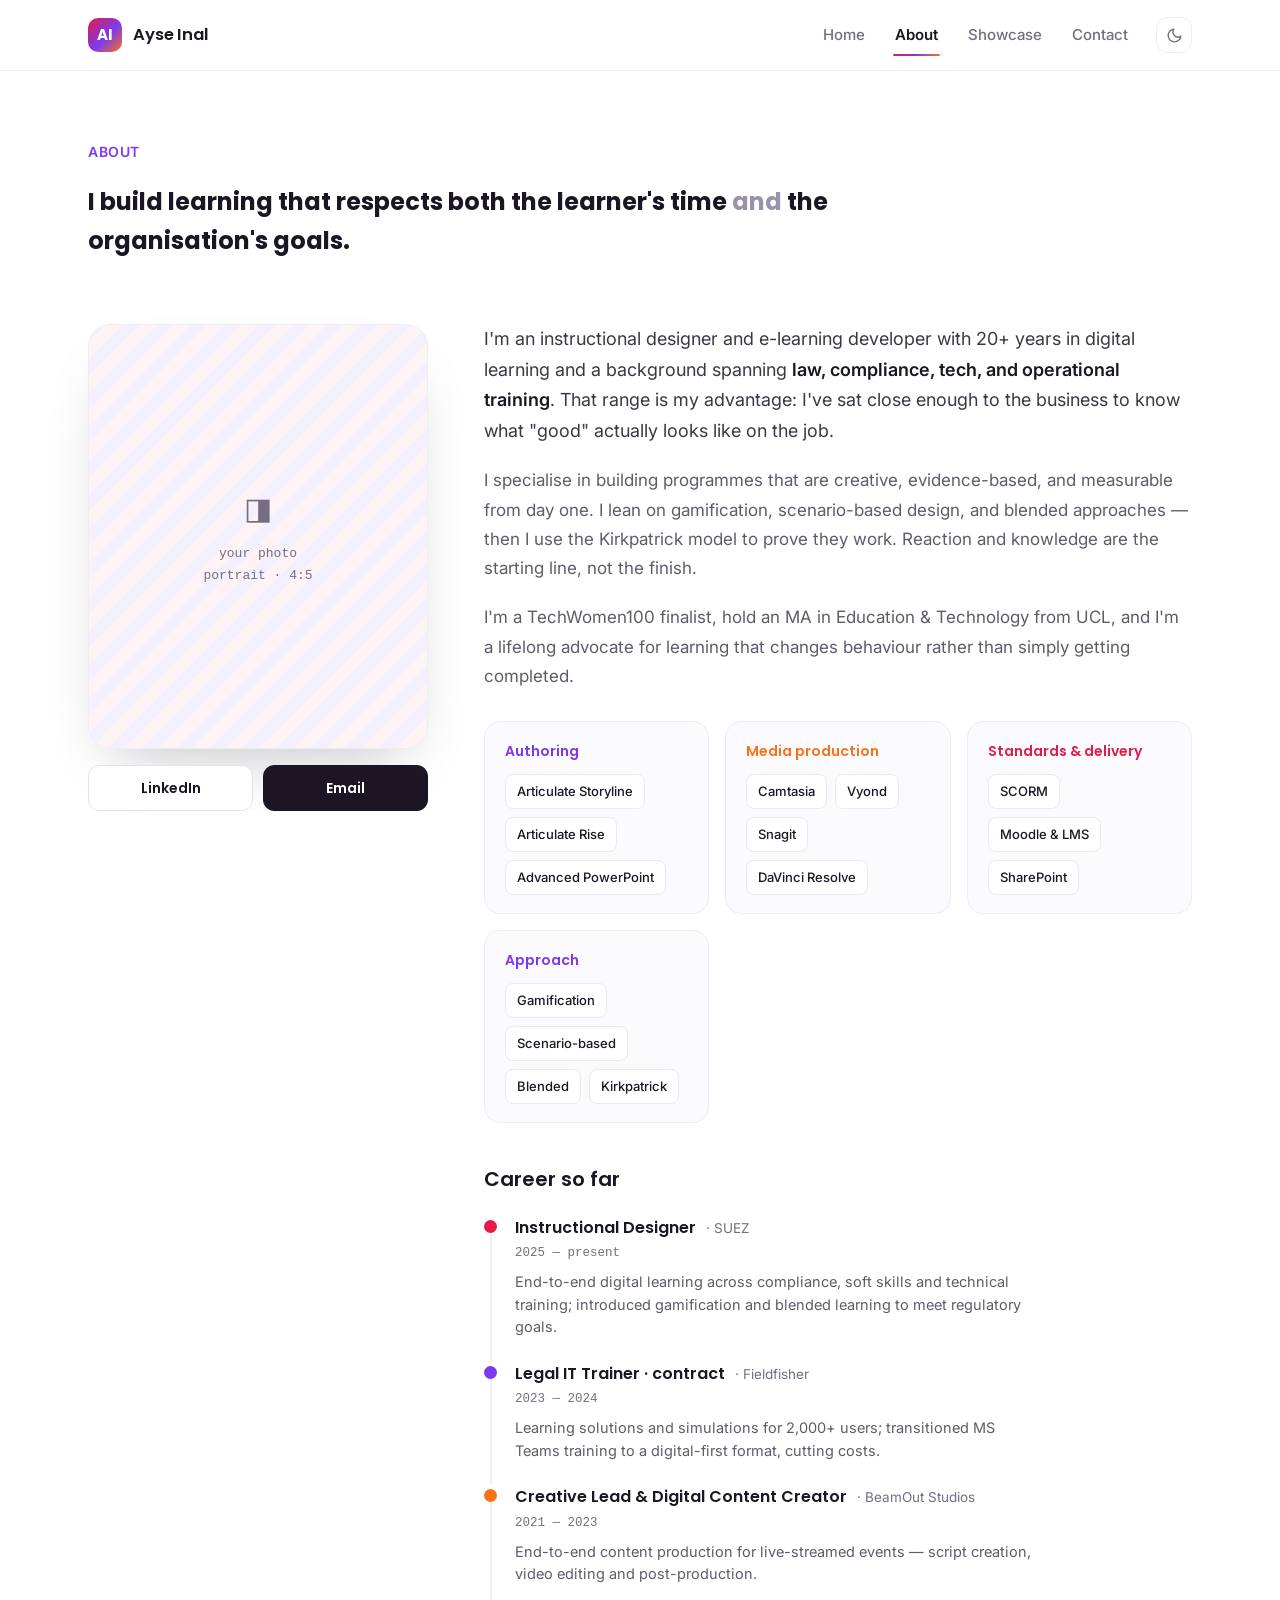
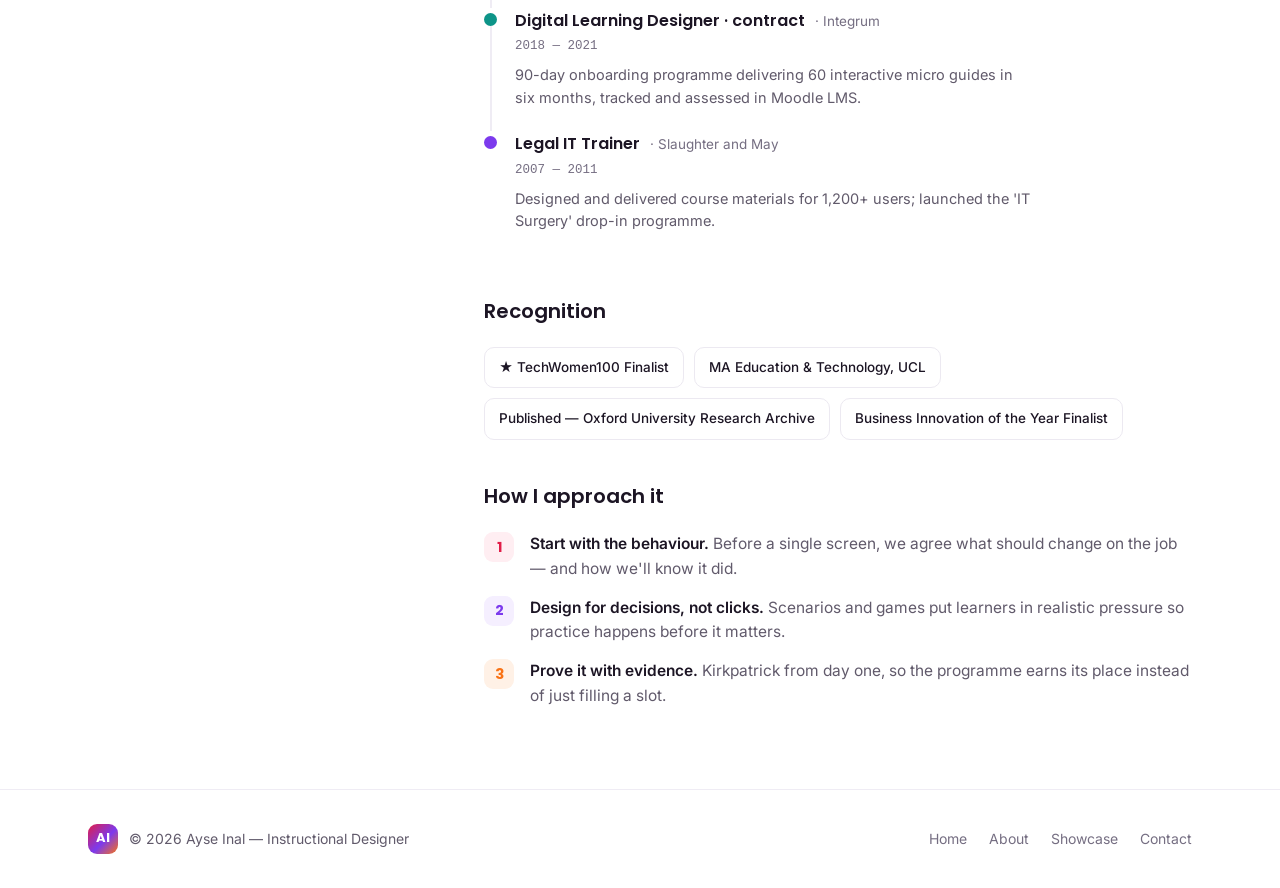
<file: about.html>
<!DOCTYPE html>
<html lang="en">
<head>
<meta charset="utf-8">
<meta name="viewport" content="width=device-width, initial-scale=1">
<title>About — Ayse Inal</title>
<meta name="description" content="Ayse Inal — instructional designer with 20+ years across law, compliance, tech and operational training. TechWomen100 finalist, MA Education & Technology (UCL).">
<meta name="color-scheme" content="light dark">
<link rel="icon" type="image/svg+xml" href="assets/favicon.svg">
<script>
// Apply the saved (or OS-preferred) theme before first paint.
(function () {
  var t; try { t = localStorage.getItem('theme'); } catch (err) {}
  if (t === 'dark' || (!t && matchMedia('(prefers-color-scheme: dark)').matches)) {
    document.documentElement.setAttribute('data-theme', 'dark');
  }
})();
</script>
<link rel="preconnect" href="https://fonts.googleapis.com">
<link rel="preconnect" href="https://fonts.gstatic.com" crossorigin>
<link href="https://fonts.googleapis.com/css2?family=Poppins:wght@500;600;700&family=Inter:wght@400;500;600;700&display=swap" rel="stylesheet">
<link rel="stylesheet" href="css/styles.css">
</head>
<body>

<a class="skip-link" href="#main">Skip to content</a>

<header class="site-nav">
  <div class="nav-inner">
    <a class="brand" href="index.html">
      <span class="brand-mark" aria-hidden="true">AI</span>
      <span class="brand-name">Ayse Inal</span>
    </a>
    <nav aria-label="Primary">
      <ul class="nav-links">
        <li><a href="index.html">Home</a></li>
        <li><a href="about.html" aria-current="page">About</a></li>
        <li><a href="showcase.html">Showcase</a></li>
        <li><a href="contact.html">Contact</a></li>
        <li>
          <button type="button" class="theme-toggle" data-theme-toggle aria-pressed="false" aria-label="Switch to dark theme">
            <svg class="icon-moon" width="17" height="17" viewBox="0 0 24 24" fill="none" stroke="currentColor" stroke-width="2" stroke-linecap="round" stroke-linejoin="round" aria-hidden="true"><path d="M21 12.79A9 9 0 1 1 11.21 3 7 7 0 0 0 21 12.79z"/></svg>
            <svg class="icon-sun" width="17" height="17" viewBox="0 0 24 24" fill="none" stroke="currentColor" stroke-width="2" stroke-linecap="round" stroke-linejoin="round" aria-hidden="true"><circle cx="12" cy="12" r="4"/><path d="M12 2v2M12 20v2M4.93 4.93l1.41 1.41M17.66 17.66l1.41 1.41M2 12h2M20 12h2M4.93 19.07l1.41-1.41M17.66 6.34l1.41-1.41"/></svg>
          </button>
        </li>
      </ul>
    </nav>
  </div>
</header>

<main id="main">

  <section class="container about-head">
    <div class="eyebrow">About</div>
    <h1>I build learning that respects both the learner's time <span class="dim">and</span> the organisation's goals.</h1>
  </section>

  <section class="container about-layout">

    <div class="about-side">
      <!-- Replace this placeholder with your photo: delete the .photo-slot div
           and uncomment the img below (a portrait crop, roughly 4:5, works best).
      <img class="photo-slot" src="assets/portrait.jpg" alt="Ayse Inal">
      -->
      <div class="photo-slot" role="img" aria-label="Portrait photo placeholder">
        <div class="photo-slot-note">
          <div class="glyph" aria-hidden="true">◨</div>
          your photo<br>portrait · 4:5
        </div>
      </div>
      <div class="about-side-links">
        <a class="side-link linkedin" href="https://www.linkedin.com/in/your-handle" target="_blank" rel="noopener">LinkedIn</a>
        <a class="side-link email" href="mailto:hello@ayseinal.co.uk">Email</a>
      </div>
    </div>

    <div class="about-main">
      <p class="lead">
        I'm an instructional designer and e-learning developer with 20+ years in digital learning
        and a background spanning <strong>law, compliance, tech, and operational training</strong>.
        That range is my advantage: I've sat close enough to the business to know what "good"
        actually looks like on the job.
      </p>
      <p class="body-para">
        I specialise in building programmes that are creative, evidence-based, and measurable from
        day one. I lean on gamification, scenario-based design, and blended approaches — then I use
        the Kirkpatrick model to prove they work. Reaction and knowledge are the starting line, not
        the finish.
      </p>
      <p class="body-para last">
        I'm a TechWomen100 finalist, hold an MA in Education &amp; Technology from UCL, and I'm a
        lifelong advocate for learning that changes behaviour rather than simply getting completed.
      </p>

      <div class="tools-grid">
        <div class="tool-card c-violet">
          <h3>Authoring</h3>
          <div class="tool-chips">
            <span>Articulate Storyline</span>
            <span>Articulate Rise</span>
            <span>Advanced PowerPoint</span>
          </div>
        </div>
        <div class="tool-card c-orange">
          <h3>Media production</h3>
          <div class="tool-chips">
            <span>Camtasia</span>
            <span>Vyond</span>
            <span>Snagit</span>
            <span>DaVinci Resolve</span>
          </div>
        </div>
        <div class="tool-card c-rose">
          <h3>Standards &amp; delivery</h3>
          <div class="tool-chips">
            <span>SCORM</span>
            <span>Moodle &amp; LMS</span>
            <span>SharePoint</span>
          </div>
        </div>
        <div class="tool-card c-violet">
          <h3>Approach</h3>
          <div class="tool-chips">
            <span>Gamification</span>
            <span>Scenario-based</span>
            <span>Blended</span>
            <span>Kirkpatrick</span>
          </div>
        </div>
      </div>

      <h3 class="section-title">Career so far</h3>
      <div class="timeline">
        <div class="timeline-item">
          <div class="timeline-rail">
            <span class="timeline-dot" style="background:#e11d48"></span>
            <span class="timeline-line"></span>
          </div>
          <div class="timeline-body">
            <div class="timeline-head">
              <span class="timeline-role">Instructional Designer</span>
              <span class="timeline-org">· SUEZ</span>
            </div>
            <div class="timeline-period">2025 — present</div>
            <p class="timeline-note">End-to-end digital learning across compliance, soft skills and technical training; introduced gamification and blended learning to meet regulatory goals.</p>
          </div>
        </div>
        <div class="timeline-item">
          <div class="timeline-rail">
            <span class="timeline-dot" style="background:#7c3aed"></span>
            <span class="timeline-line"></span>
          </div>
          <div class="timeline-body">
            <div class="timeline-head">
              <span class="timeline-role">Legal IT Trainer · contract</span>
              <span class="timeline-org">· Fieldfisher</span>
            </div>
            <div class="timeline-period">2023 — 2024</div>
            <p class="timeline-note">Learning solutions and simulations for 2,000+ users; transitioned MS Teams training to a digital-first format, cutting costs.</p>
          </div>
        </div>
        <div class="timeline-item">
          <div class="timeline-rail">
            <span class="timeline-dot" style="background:#f97316"></span>
            <span class="timeline-line"></span>
          </div>
          <div class="timeline-body">
            <div class="timeline-head">
              <span class="timeline-role">Creative Lead &amp; Digital Content Creator</span>
              <span class="timeline-org">· BeamOut Studios</span>
            </div>
            <div class="timeline-period">2021 — 2023</div>
            <p class="timeline-note">End-to-end content production for live-streamed events — script creation, video editing and post-production.</p>
          </div>
        </div>
        <div class="timeline-item">
          <div class="timeline-rail">
            <span class="timeline-dot" style="background:#0d9488"></span>
            <span class="timeline-line"></span>
          </div>
          <div class="timeline-body">
            <div class="timeline-head">
              <span class="timeline-role">Digital Learning Designer · contract</span>
              <span class="timeline-org">· Integrum</span>
            </div>
            <div class="timeline-period">2018 — 2021</div>
            <p class="timeline-note">90-day onboarding programme delivering 60 interactive micro guides in six months, tracked and assessed in Moodle LMS.</p>
          </div>
        </div>
        <div class="timeline-item">
          <div class="timeline-rail">
            <span class="timeline-dot" style="background:#7c3aed"></span>
            <span class="timeline-line"></span>
          </div>
          <div class="timeline-body">
            <div class="timeline-head">
              <span class="timeline-role">Legal IT Trainer</span>
              <span class="timeline-org">· Slaughter and May</span>
            </div>
            <div class="timeline-period">2007 — 2011</div>
            <p class="timeline-note">Designed and delivered course materials for 1,200+ users; launched the 'IT Surgery' drop-in programme.</p>
          </div>
        </div>
      </div>

      <h3 class="section-title">Recognition</h3>
      <div class="recognition">
        <span>★ TechWomen100 Finalist</span>
        <span>MA Education &amp; Technology, UCL</span>
        <span>Published — Oxford University Research Archive</span>
        <span>Business Innovation of the Year Finalist</span>
      </div>

      <h3 class="section-title">How I approach it</h3>
      <div class="approach">
        <div class="approach-step">
          <span class="step-num n1" aria-hidden="true">1</span>
          <p><strong>Start with the behaviour.</strong> Before a single screen, we agree what should change on the job — and how we'll know it did.</p>
        </div>
        <div class="approach-step">
          <span class="step-num n2" aria-hidden="true">2</span>
          <p><strong>Design for decisions, not clicks.</strong> Scenarios and games put learners in realistic pressure so practice happens before it matters.</p>
        </div>
        <div class="approach-step">
          <span class="step-num n3" aria-hidden="true">3</span>
          <p><strong>Prove it with evidence.</strong> Kirkpatrick from day one, so the programme earns its place instead of just filling a slot.</p>
        </div>
      </div>
    </div>

  </section>

</main>

<footer class="site-footer">
  <div class="footer-inner">
    <div class="footer-brand">
      <span class="brand-mark" aria-hidden="true">AI</span>
      <span>© 2026 Ayse Inal — Instructional Designer</span>
    </div>
    <ul class="footer-links">
      <li><a href="index.html">Home</a></li>
      <li><a href="about.html">About</a></li>
      <li><a href="showcase.html">Showcase</a></li>
      <li><a href="contact.html">Contact</a></li>
    </ul>
  </div>
</footer>

<script src="js/main.js"></script>
</body>
</html>
</file>
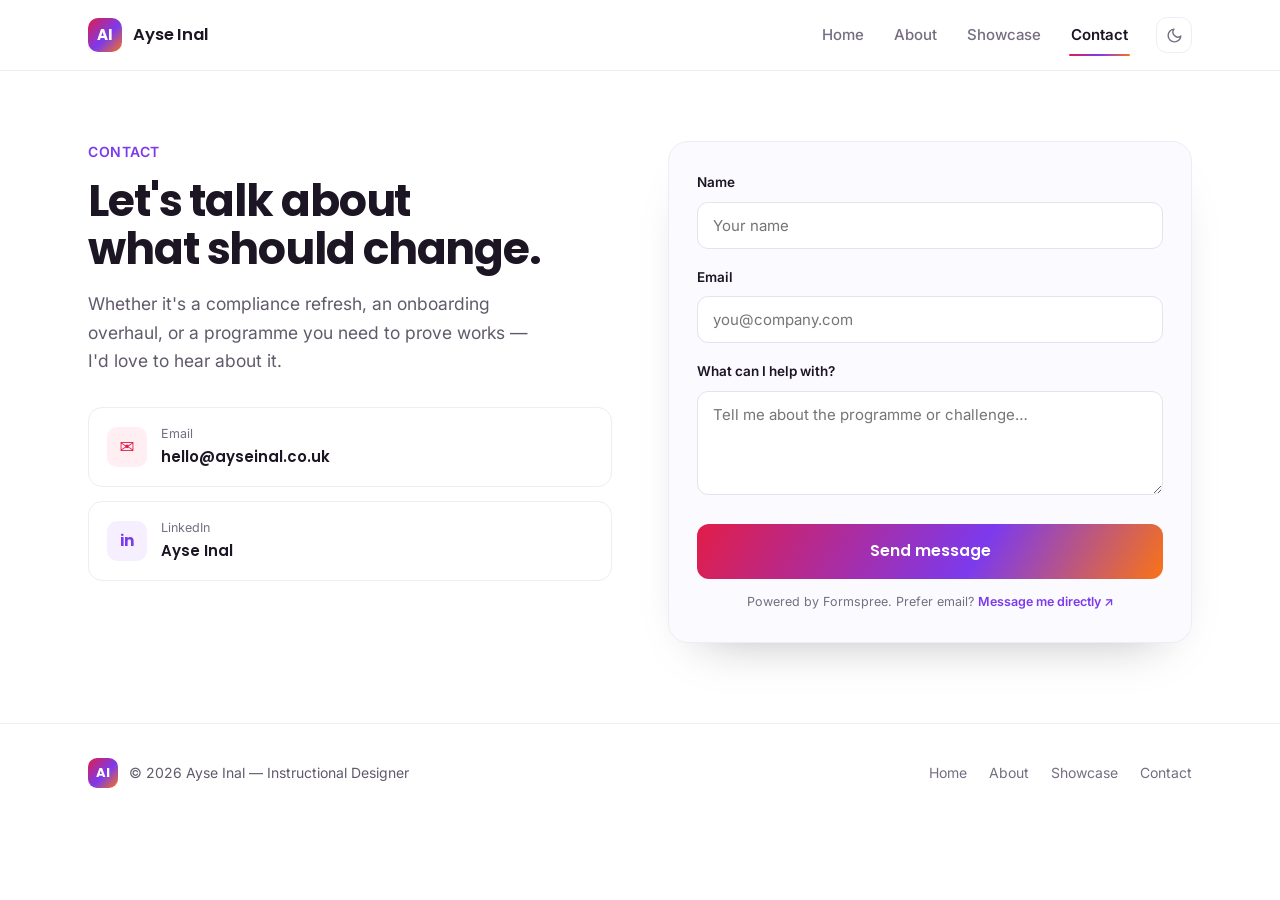
<file: contact.html>
<!DOCTYPE html>
<html lang="en">
<head>
<meta charset="utf-8">
<meta name="viewport" content="width=device-width, initial-scale=1">
<title>Contact — Ayse Inal</title>
<meta name="description" content="Get in touch with Ayse Inal about instructional design and e-learning — compliance refreshes, onboarding overhauls, or programmes you need to prove work.">
<meta name="color-scheme" content="light dark">
<link rel="icon" type="image/svg+xml" href="assets/favicon.svg">
<script>
// Apply the saved (or OS-preferred) theme before first paint.
(function () {
  var t; try { t = localStorage.getItem('theme'); } catch (err) {}
  if (t === 'dark' || (!t && matchMedia('(prefers-color-scheme: dark)').matches)) {
    document.documentElement.setAttribute('data-theme', 'dark');
  }
})();
</script>
<link rel="preconnect" href="https://fonts.googleapis.com">
<link rel="preconnect" href="https://fonts.gstatic.com" crossorigin>
<link href="https://fonts.googleapis.com/css2?family=Poppins:wght@500;600;700&family=Inter:wght@400;500;600;700&display=swap" rel="stylesheet">
<link rel="stylesheet" href="css/styles.css">
</head>
<body>

<a class="skip-link" href="#main">Skip to content</a>

<header class="site-nav">
  <div class="nav-inner">
    <a class="brand" href="index.html">
      <span class="brand-mark" aria-hidden="true">AI</span>
      <span class="brand-name">Ayse Inal</span>
    </a>
    <nav aria-label="Primary">
      <ul class="nav-links">
        <li><a href="index.html">Home</a></li>
        <li><a href="about.html">About</a></li>
        <li><a href="showcase.html">Showcase</a></li>
        <li><a href="contact.html" aria-current="page">Contact</a></li>
        <li>
          <button type="button" class="theme-toggle" data-theme-toggle aria-pressed="false" aria-label="Switch to dark theme">
            <svg class="icon-moon" width="17" height="17" viewBox="0 0 24 24" fill="none" stroke="currentColor" stroke-width="2" stroke-linecap="round" stroke-linejoin="round" aria-hidden="true"><path d="M21 12.79A9 9 0 1 1 11.21 3 7 7 0 0 0 21 12.79z"/></svg>
            <svg class="icon-sun" width="17" height="17" viewBox="0 0 24 24" fill="none" stroke="currentColor" stroke-width="2" stroke-linecap="round" stroke-linejoin="round" aria-hidden="true"><circle cx="12" cy="12" r="4"/><path d="M12 2v2M12 20v2M4.93 4.93l1.41 1.41M17.66 17.66l1.41 1.41M2 12h2M20 12h2M4.93 19.07l1.41-1.41M17.66 6.34l1.41-1.41"/></svg>
          </button>
        </li>
      </ul>
    </nav>
  </div>
</header>

<main id="main">

  <section class="container contact-layout">

    <div class="contact-intro">
      <div class="eyebrow">Contact</div>
      <h1>Let's talk about<br>what should change.</h1>
      <p class="lede">
        Whether it's a compliance refresh, an onboarding overhaul, or a programme you need
        to prove works — I'd love to hear about it.
      </p>
      <div class="contact-cards">
        <a class="contact-card email-card" href="mailto:hello@ayseinal.co.uk">
          <span class="contact-card-icon" aria-hidden="true">✉</span>
          <span>
            <span class="contact-card-label">Email</span>
            <span class="contact-card-value">hello@ayseinal.co.uk</span>
          </span>
        </a>
        <a class="contact-card linkedin-card" href="https://www.linkedin.com/in/your-handle" target="_blank" rel="noopener">
          <span class="contact-card-icon" aria-hidden="true">in</span>
          <span>
            <span class="contact-card-label">LinkedIn</span>
            <span class="contact-card-value">Ayse Inal</span>
          </span>
        </a>
      </div>
    </div>

    <div class="contact-form-wrap">
      <form class="contact-form" data-contact-form action="https://formspree.io/f/xgojdpvg" method="POST">
        <div class="form-field">
          <label for="cf-name">Name</label>
          <input id="cf-name" type="text" name="name" placeholder="Your name" autocomplete="name" required>
        </div>
        <div class="form-field">
          <label for="cf-email">Email</label>
          <input id="cf-email" type="email" name="email" placeholder="you@company.com" autocomplete="email" required>
        </div>
        <div class="form-field last">
          <label for="cf-message">What can I help with?</label>
          <textarea id="cf-message" name="message" rows="4" placeholder="Tell me about the programme or challenge…" required></textarea>
        </div>
        <button class="btn-submit" type="submit">Send message</button>
        <p class="form-status" data-form-status role="status" aria-live="polite" hidden></p>
        <p class="form-note">
          Powered by Formspree. Prefer email?
          <a href="mailto:hello@ayseinal.co.uk">Message me directly ↗</a>
        </p>
      </form>
    </div>

  </section>

</main>

<footer class="site-footer">
  <div class="footer-inner">
    <div class="footer-brand">
      <span class="brand-mark" aria-hidden="true">AI</span>
      <span>© 2026 Ayse Inal — Instructional Designer</span>
    </div>
    <ul class="footer-links">
      <li><a href="index.html">Home</a></li>
      <li><a href="about.html">About</a></li>
      <li><a href="showcase.html">Showcase</a></li>
      <li><a href="contact.html">Contact</a></li>
    </ul>
  </div>
</footer>

<script src="js/courses-data.js"></script>
<script src="js/main.js"></script>
</body>
</html>
</file>
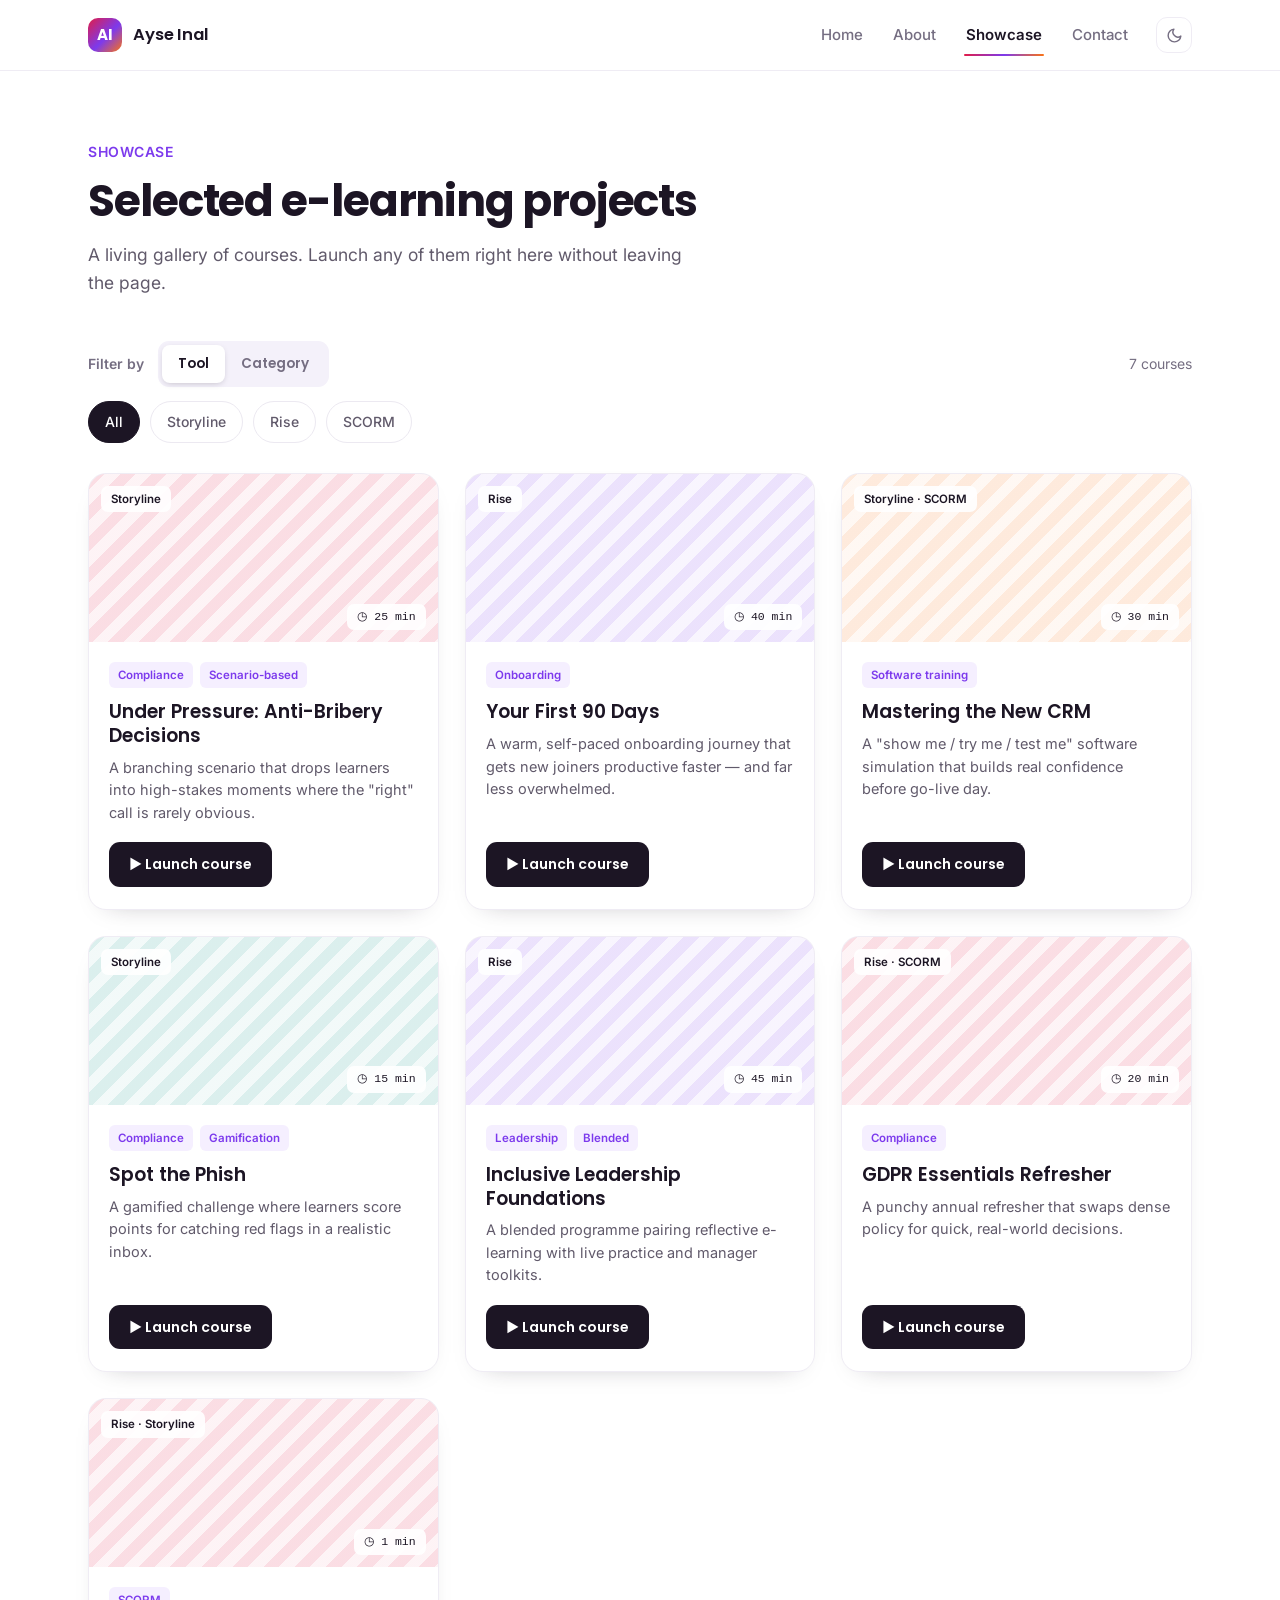
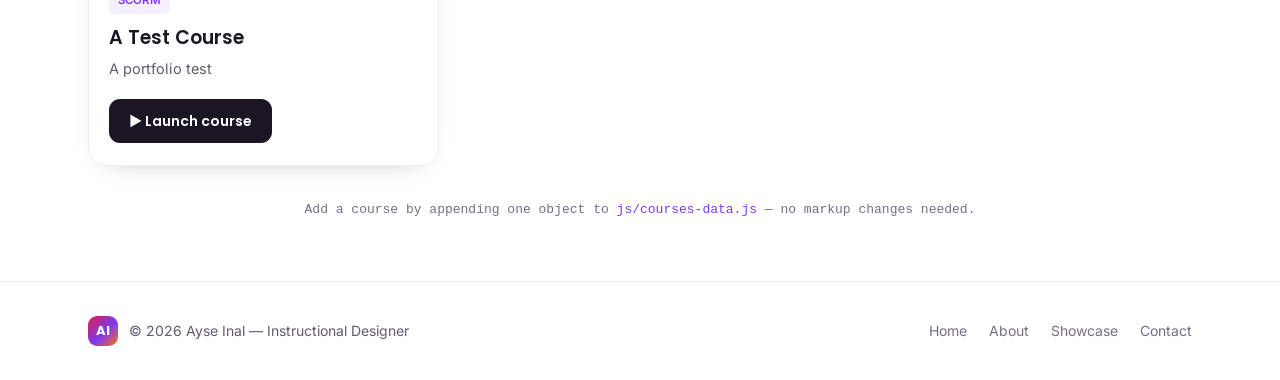
<file: showcase.html>
<!DOCTYPE html>
<html lang="en">
<head>
<meta charset="utf-8">
<meta name="viewport" content="width=device-width, initial-scale=1">
<title>Showcase — Ayse Inal</title>
<meta name="description" content="A living gallery of e-learning projects by Ayse Inal — compliance, onboarding, software training and more. Launch any course without leaving the page.">
<meta name="color-scheme" content="light dark">
<link rel="icon" type="image/svg+xml" href="assets/favicon.svg">
<script>
// Apply the saved (or OS-preferred) theme before first paint.
(function () {
  var t; try { t = localStorage.getItem('theme'); } catch (err) {}
  if (t === 'dark' || (!t && matchMedia('(prefers-color-scheme: dark)').matches)) {
    document.documentElement.setAttribute('data-theme', 'dark');
  }
})();
</script>
<link rel="preconnect" href="https://fonts.googleapis.com">
<link rel="preconnect" href="https://fonts.gstatic.com" crossorigin>
<link href="https://fonts.googleapis.com/css2?family=Poppins:wght@500;600;700&family=Inter:wght@400;500;600;700&display=swap" rel="stylesheet">
<link rel="stylesheet" href="css/styles.css">
</head>
<body>

<a class="skip-link" href="#main">Skip to content</a>

<header class="site-nav">
  <div class="nav-inner">
    <a class="brand" href="index.html">
      <span class="brand-mark" aria-hidden="true">AI</span>
      <span class="brand-name">Ayse Inal</span>
    </a>
    <nav aria-label="Primary">
      <ul class="nav-links">
        <li><a href="index.html">Home</a></li>
        <li><a href="about.html">About</a></li>
        <li><a href="showcase.html" aria-current="page">Showcase</a></li>
        <li><a href="contact.html">Contact</a></li>
        <li>
          <button type="button" class="theme-toggle" data-theme-toggle aria-pressed="false" aria-label="Switch to dark theme">
            <svg class="icon-moon" width="17" height="17" viewBox="0 0 24 24" fill="none" stroke="currentColor" stroke-width="2" stroke-linecap="round" stroke-linejoin="round" aria-hidden="true"><path d="M21 12.79A9 9 0 1 1 11.21 3 7 7 0 0 0 21 12.79z"/></svg>
            <svg class="icon-sun" width="17" height="17" viewBox="0 0 24 24" fill="none" stroke="currentColor" stroke-width="2" stroke-linecap="round" stroke-linejoin="round" aria-hidden="true"><circle cx="12" cy="12" r="4"/><path d="M12 2v2M12 20v2M4.93 4.93l1.41 1.41M17.66 17.66l1.41 1.41M2 12h2M20 12h2M4.93 19.07l1.41-1.41M17.66 6.34l1.41-1.41"/></svg>
          </button>
        </li>
      </ul>
    </nav>
  </div>
</header>

<main id="main">

  <section class="container page-head">
    <div class="eyebrow">Showcase</div>
    <h1>Selected e-learning projects</h1>
    <p class="lede">A living gallery of courses. Launch any of them right here without leaving the page.</p>
  </section>

  <section class="container filter-bar">
    <div class="filter-left">
      <span class="filter-label" id="filter-mode-label">Filter by</span>
      <div class="seg" role="group" aria-labelledby="filter-mode-label">
        <button type="button" class="seg-btn" data-mode="tool" aria-pressed="true">Tool</button>
        <button type="button" class="seg-btn" data-mode="tag" aria-pressed="false">Category</button>
      </div>
    </div>
    <span class="result-count" data-result-count aria-live="polite"></span>
  </section>

  <section class="container chip-row" data-chips aria-label="Filter courses"></section>

  <section class="container grid-wrap">
    <noscript>
      <p class="footnote">This gallery is generated from a course data file and needs JavaScript to display.</p>
    </noscript>
    <div class="course-grid" data-grid></div>
    <div class="empty-state" data-empty hidden>
      <p>No courses match this filter yet.</p>
    </div>
    <p class="footnote">Add a course by appending one object to <span class="mono-accent">js/courses-data.js</span> — no markup changes needed.</p>
  </section>

</main>

<footer class="site-footer">
  <div class="footer-inner">
    <div class="footer-brand">
      <span class="brand-mark" aria-hidden="true">AI</span>
      <span>© 2026 Ayse Inal — Instructional Designer</span>
    </div>
    <ul class="footer-links">
      <li><a href="index.html">Home</a></li>
      <li><a href="about.html">About</a></li>
      <li><a href="showcase.html">Showcase</a></li>
      <li><a href="contact.html">Contact</a></li>
    </ul>
  </div>
</footer>

<!-- lightbox course viewer -->
<div class="lightbox" data-lightbox hidden>
  <button class="lightbox-backdrop" data-lb-close tabindex="-1" aria-hidden="true"></button>
  <div class="lightbox-panel" role="dialog" aria-modal="true" aria-labelledby="lb-title">
    <div class="lb-head">
      <div>
        <div class="lb-title" id="lb-title"></div>
        <div class="lb-src">src: <span data-lb-src></span></div>
      </div>
      <button type="button" class="lb-close" data-lb-close aria-label="Close course viewer">✕</button>
    </div>
    <div class="lb-body">
      <iframe class="lb-frame" data-lb-frame title="" allow="fullscreen"></iframe>
      <div class="lb-loading" data-lb-loading hidden>
        <div class="lb-loading-fill" data-lb-loading-fill></div>
        <div class="lb-loading-card">
          <div class="lb-spinner" aria-hidden="true"></div>
          Loading course…
          <p class="lb-hint" data-lb-hint hidden>
            Taking a while? <a data-lb-hint-link href="#" target="_blank" rel="noopener">Open it in a new tab ↗</a>
          </p>
        </div>
      </div>
    </div>
    <div class="lb-foot">
      <span class="lb-source-note" data-lb-note></span>
      <a class="btn-dark" data-lb-open href="#" target="_blank" rel="noopener">Open in new tab ↗</a>
    </div>
  </div>
</div>

<script src="js/courses-data.js"></script>
<script src="js/main.js"></script>
<script src="js/showcase.js"></script>
</body>
</html>
</file>
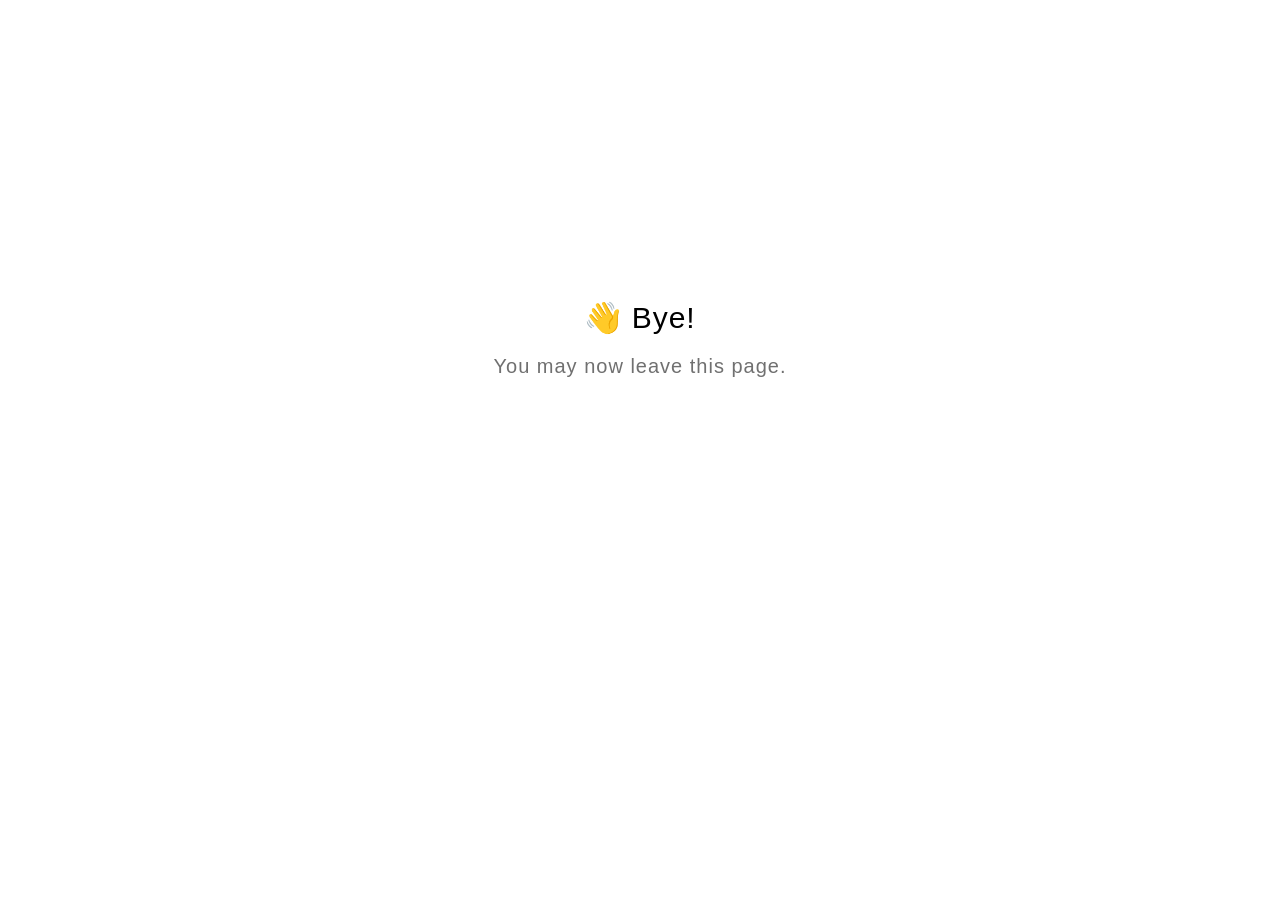
<file: scorm/scormdriver/goodbye.html>
<!doctype html>
<html lang="en">
  <head>
    <title>Goodbye</title>
    <meta charset="utf-8">
    <style>
      html {
        font-size: 20px;
        font-family: 'lato', sans-serif;
        font-weight: lighter;
        letter-spacing: 0.05rem;
      }

      .goodbye-container {
        text-align: center;
        margin-top: 15rem;
      }

      .bye-message {
        font-size: 1.5rem;
      }

      .exit-text {
        color: #707070;
        margin-top: 1rem;
      }
    </style>
  </head>
  <body>
    <div class="goodbye-container">
      <div class="bye-message">👋 Bye!</div>
      <div class="exit-text">You may now leave this page.</div>
    </div>
  </body>
</html>
</file>
<file: css/styles.css>
/* ==========================================================================
   Ayse Inal — portfolio styles
   Palette: rose #e11d48 · violet #7c3aed · orange #f97316 on white
   Type: Poppins (headings 600/700) · Inter (body 400)
   ========================================================================== */

:root {
  /* color-scheme is how the browser (and extensions like Dark Reader)
     know which theme is active — keep it in sync with the palette */
  color-scheme: light;
  --ink: #1c1524;
  --muted: #615a6b;
  --faint: #756e82;
  --hairline: #efecf4;
  --hairline-soft: #f2eff6;
  --chipline: #ece9f1;
  --bg-soft: #fbfaff;
  --seg-bg: #f4f1fa;
  --rose: #e11d48;
  --violet: #7c3aed;
  --orange: #f97316;
  --teal: #0d9488;
  --bg: #fff;
  --card: #fff;
  --nav-bg: rgba(255, 255, 255, .82);
  --line-strong: #e6e2ee;
  --tint-violet: #f5efff;
  --tint-rose: #ffeef2;
  --tint-orange: #fff1e6;
  --band: #1c1524;      /* the deliberately-dark surfaces (statement, badges) */
  --on-ink: #fff;       /* text placed on an --ink background */
  --grad: linear-gradient(120deg, #e11d48, #7c3aed 60%, #f97316);
  --grad-logo: linear-gradient(135deg, #e11d48, #7c3aed 55%, #f97316);
  --font-head: Poppins, Inter, system-ui, sans-serif;
  --font-body: Inter, system-ui, -apple-system, sans-serif;
  --font-mono: 'Courier New', monospace;
}

/* Dark theme — set via data-theme on <html> (see the inline script in each
   page's <head> and the toggle in js/main.js). The rose/violet/orange accents
   are lifted a step so small text keeps contrast on the dark ground; the
   gradient buttons keep their original colours (white text still passes). */
[data-theme="dark"] {
  color-scheme: dark;
  --ink: #ece7f3;
  --muted: #a79ebb;
  --faint: #9d94b0;
  --hairline: #2b2338;
  --hairline-soft: #261f31;
  --chipline: #322a41;
  --bg-soft: #1a1424;
  --seg-bg: #251d33;
  --rose: #fb7185;
  --violet: #a78bfa;
  --orange: #fb923c;
  --teal: #2dd4bf;
  --bg: #120d1b;
  --card: #1c1627;
  --nav-bg: rgba(18, 13, 27, .82);
  --line-strong: #372e48;
  --tint-violet: #2b2144;
  --tint-rose: #3a1b28;
  --tint-orange: #3a2517;
  --band: #1f1729;
  --on-ink: #171021;
}

* { box-sizing: border-box; }

html { scroll-behavior: smooth; }

body {
  margin: 0;
  background: var(--bg);
  color: var(--ink);
  font-family: var(--font-body);
  font-size: 16px;
  line-height: 1.6;
  -webkit-font-smoothing: antialiased;
}

::selection { background: #f5d6df; color: #1c1524; }
[data-theme="dark"] ::selection { background: #46306e; color: #f2edf9; }

img { max-width: 100%; display: block; }

h1, h2, h3 { font-family: var(--font-head); }

a { color: inherit; }

button { font: inherit; }

:focus-visible {
  outline: 3px solid #7c3aed66;
  outline-offset: 2px;
  border-radius: 6px;
}

input:focus, textarea:focus {
  outline: none;
  border-color: var(--violet) !important;
  box-shadow: 0 0 0 3px #7c3aed22 !important;
}

body.no-scroll { overflow: hidden; }

@keyframes marquee { from { transform: translateX(0); } to { transform: translateX(-50%); } }
@keyframes floaty { 0%, 100% { transform: translateY(0); } 50% { transform: translateY(-13px); } }
@keyframes fadeup { from { opacity: 0; transform: translateY(14px); } to { opacity: 1; transform: none; } }
@keyframes spin { to { transform: rotate(360deg); } }

/* ---------- layout helpers ---------- */

.container {
  max-width: 1160px;
  margin-left: auto;
  margin-right: auto;
  padding-left: 28px;
  padding-right: 28px;
}

.skip-link {
  position: absolute;
  left: -9999px;
  top: 0;
  z-index: 100;
  background: var(--ink);
  color: var(--on-ink);
  padding: 10px 18px;
  border-radius: 0 0 12px 0;
  font-weight: 600;
  font-size: 14px;
  text-decoration: none;
}
.skip-link:focus { left: 0; }

.eyebrow {
  font-size: 14px;
  font-weight: 600;
  color: var(--violet);
  letter-spacing: .04em;
  text-transform: uppercase;
  margin-bottom: 14px;
}

.grad-text {
  background: var(--grad);
  -webkit-background-clip: text;
  background-clip: text;
  color: transparent;
}
.grad-text-warm {
  background: linear-gradient(120deg, #f97316, #e11d48, #7c3aed);
  -webkit-background-clip: text;
  background-clip: text;
  color: transparent;
}
.grad-text-rv {
  background: linear-gradient(120deg, #e11d48, #7c3aed);
  -webkit-background-clip: text;
  background-clip: text;
  color: transparent;
}

/* brighter gradient stops for text clipped on a dark ground */
[data-theme="dark"] .grad-text { background-image: linear-gradient(120deg, #fb7185, #a78bfa 60%, #fb923c); }
[data-theme="dark"] .grad-text-warm { background-image: linear-gradient(120deg, #fb923c, #fb7185, #a78bfa); }
[data-theme="dark"] .grad-text-rv { background-image: linear-gradient(120deg, #fb7185, #a78bfa); }

/* ---------- buttons ---------- */

.btn {
  display: inline-flex;
  align-items: center;
  justify-content: center;
  gap: 8px;
  font-family: var(--font-head);
  font-weight: 600;
  font-size: 15.5px;
  border-radius: 13px;
  padding: 15px 28px;
  cursor: pointer;
  text-decoration: none;
  border: none;
  transition: transform .18s, box-shadow .18s, border-color .18s, background .18s;
}

.btn-grad {
  color: #fff;
  background: var(--grad);
  box-shadow: 0 10px 24px -10px #7c3aed88;
}
.btn-grad:hover { transform: translateY(-2px); box-shadow: 0 16px 30px -10px #7c3aedaa; }

.btn-outline {
  color: var(--ink);
  background: var(--card);
  border: 1.5px solid var(--line-strong);
  padding: 15px 26px;
}
.btn-outline:hover { border-color: var(--ink); transform: translateY(-2px); }

.btn-light {
  /* sits on the always-dark statement band, so fixed colours in both themes */
  color: #1c1524;
  background: #fff;
  padding: 16px 30px;
}
.btn-light:hover { transform: translateY(-2px); }

.btn-dark {
  display: inline-block;
  font-family: var(--font-head);
  font-weight: 600;
  font-size: 14px;
  color: var(--on-ink);
  background: var(--ink);
  border-radius: 11px;
  padding: 11px 20px;
  text-decoration: none;
  border: none;
  cursor: pointer;
  transition: background .18s;
}
.btn-dark:hover { background: var(--violet); }

/* ---------- nav ---------- */

.site-nav {
  position: sticky;
  top: 0;
  z-index: 40;
  background: var(--nav-bg);
  backdrop-filter: blur(14px);
  -webkit-backdrop-filter: blur(14px);
  border-bottom: 1px solid var(--hairline);
}

.nav-inner {
  max-width: 1160px;
  margin: 0 auto;
  padding: 0 28px;
  height: 70px;
  display: flex;
  align-items: center;
  justify-content: space-between;
  gap: 24px;
}

.brand {
  display: flex;
  align-items: center;
  gap: 11px;
  text-decoration: none;
}

.brand-mark {
  width: 34px;
  height: 34px;
  border-radius: 10px;
  background: var(--grad-logo);
  display: flex;
  align-items: center;
  justify-content: center;
  color: #fff;
  font-family: var(--font-head);
  font-weight: 700;
  font-size: 15px;
}

.brand-name {
  font-family: var(--font-head);
  font-weight: 600;
  font-size: 16.5px;
  letter-spacing: -.01em;
}

.nav-links {
  display: flex;
  align-items: center;
  gap: 26px;
  list-style: none;
  margin: 0;
  padding: 0;
}

.nav-links a {
  position: relative;
  display: inline-block;
  font-size: 15px;
  font-weight: 500;
  color: var(--faint);
  text-decoration: none;
  padding: 6px 2px;
  transition: color .15s;
}
.nav-links a:hover { color: var(--ink); }

.nav-links a[aria-current="page"] {
  color: var(--ink);
  font-weight: 600;
}
.nav-links a[aria-current="page"]::after {
  content: "";
  position: absolute;
  left: 0;
  right: 0;
  bottom: -3px;
  height: 2.5px;
  border-radius: 2px;
  background: linear-gradient(90deg, #e11d48, #7c3aed, #f97316);
}

.theme-toggle {
  width: 36px;
  height: 36px;
  border-radius: 11px;
  border: 1px solid var(--hairline);
  background: transparent;
  cursor: pointer;
  display: inline-flex;
  align-items: center;
  justify-content: center;
  color: var(--faint);
  transition: color .15s, border-color .15s;
}
.theme-toggle:hover { color: var(--ink); border-color: var(--line-strong); }
.theme-toggle svg { display: block; }
.theme-toggle .icon-sun { display: none; }
[data-theme="dark"] .theme-toggle .icon-sun { display: block; }
[data-theme="dark"] .theme-toggle .icon-moon { display: none; }

@media (max-width: 480px) {
  .brand-name { display: none; }
  .nav-links { gap: 12px; }
  .nav-links a { font-size: 14px; }
  .nav-inner { padding: 0 16px; gap: 14px; }
  .theme-toggle { width: 32px; height: 32px; }
}

/* ---------- footer ---------- */

.site-footer { border-top: 1px solid var(--hairline); margin-top: 20px; }

.footer-inner {
  max-width: 1160px;
  margin: 0 auto;
  padding: 34px 28px;
  display: flex;
  gap: 20px;
  flex-wrap: wrap;
  align-items: center;
  justify-content: space-between;
}

.footer-brand { display: flex; align-items: center; gap: 11px; }

.footer-brand .brand-mark { width: 30px; height: 30px; border-radius: 9px; font-size: 13px; }

.footer-brand span:last-child { font-size: 14px; color: var(--muted); }

.footer-links { display: flex; gap: 22px; list-style: none; margin: 0; padding: 0; }

.footer-links a {
  font-size: 14px;
  color: var(--faint);
  text-decoration: none;
  transition: color .15s;
}
.footer-links a:hover { color: var(--ink); }

/* ---------- thumbnails (shared) ---------- */

.thumb { position: relative; overflow: hidden; }

.thumb-fill { position: absolute; inset: 0; }

.thumb-img {
  position: absolute;
  inset: 0;
  width: 100%;
  height: 100%;
  object-fit: cover;
}

/* ==========================================================================
   HOME
   ========================================================================== */

.hero {
  max-width: 1160px;
  margin: 0 auto;
  padding: 76px 28px 60px;
  display: flex;
  gap: 56px;
  align-items: center;
  flex-wrap: wrap;
}

.hero-copy { flex: 1 1 460px; min-width: 320px; }

.hero-pill {
  display: inline-flex;
  align-items: center;
  gap: 8px;
  padding: 7px 15px;
  border-radius: 999px;
  background: var(--tint-violet);
  border: 1px solid var(--chipline);
  font-size: 13px;
  font-weight: 600;
  color: var(--violet);
  margin-bottom: 26px;
}
.hero-pill::before {
  content: "";
  width: 7px;
  height: 7px;
  border-radius: 50%;
  background: var(--violet);
}

.hero h1 {
  font-weight: 700;
  font-size: clamp(36px, 6.2vw, 56px);
  line-height: 1.04;
  letter-spacing: -.025em;
  margin: 0 0 22px;
}

.hero-sub {
  font-size: 18.5px;
  line-height: 1.62;
  color: var(--muted);
  max-width: 540px;
  margin: 0 0 34px;
}

.hero-ctas { display: flex; gap: 14px; flex-wrap: wrap; margin-bottom: 44px; }

.hero-stats { display: flex; gap: 34px; flex-wrap: wrap; }

.hero-stats .divider { width: 1px; background: var(--hairline); }

.stat-value { font-family: var(--font-head); font-weight: 700; font-size: 26px; }

.stat-label { font-size: 13.5px; color: var(--faint); margin-top: 2px; }

/* hero visual */

.hero-visual {
  flex: 1 1 360px;
  min-width: 300px;
  position: relative;
  display: flex;
  justify-content: center;
  padding: 20px 0;
}

.hero-card-wrap { position: relative; width: 340px; }

.feature-card {
  border-radius: 22px;
  border: 1px solid var(--hairline);
  background: var(--card);
  box-shadow: 0 30px 60px -28px rgba(28, 21, 36, .28);
  overflow: hidden;
  transform: rotate(-2.5deg);
}

.feature-thumb { height: 186px; }

.feature-body { padding: 18px 20px; }

.feature-tags { display: flex; gap: 7px; margin-bottom: 10px; }

.tag {
  font-size: 11px;
  font-weight: 600;
  padding: 4px 9px;
  border-radius: 6px;
  color: var(--violet);
  background: var(--tint-violet);
}
.tag-rose { color: var(--rose); background: var(--tint-rose); }

.feature-title { font-family: var(--font-head); font-weight: 600; font-size: 16px; }

.feature-meta {
  font-size: 12.5px;
  color: var(--faint);
  margin-top: 4px;
  font-family: var(--font-mono);
}

.float-badge {
  position: absolute;
  border-radius: 14px;
  padding: 11px 15px;
  animation: floaty 5s ease-in-out infinite;
}
.float-badge .badge-label { font-size: 11px; font-weight: 600; }
.float-badge .badge-value { font-family: var(--font-head); font-weight: 700; font-size: 19px; }

.float-a {
  top: -16px;
  right: -14px;
  background: var(--card);
  border: 1px solid var(--hairline);
  box-shadow: 0 16px 30px -14px rgba(28, 21, 36, .3);
}
.float-a .badge-label { color: var(--faint); }
.float-a .badge-value { color: #9a92a8; text-decoration: line-through; }

.float-b {
  bottom: -18px;
  left: -20px;
  background: var(--band);
  color: #fff;
  box-shadow: 0 16px 34px -12px rgba(28, 21, 36, .5);
  animation-duration: 6.5s;
  animation-delay: .6s;
}
.float-b .badge-label { color: #b6aec6; }
.float-b .badge-value {
  background: linear-gradient(120deg, #f97316, #e11d48);
  -webkit-background-clip: text;
  background-clip: text;
  color: transparent;
}

/* marquee strip */

.marquee-section {
  padding: 22px 0 46px;
  border-top: 1px solid var(--hairline-soft);
  border-bottom: 1px solid var(--hairline-soft);
  background: var(--bg-soft);
  overflow: hidden;
}

.marquee-head {
  margin-bottom: 20px;
  display: flex;
  align-items: baseline;
  justify-content: space-between;
  gap: 16px;
}

.marquee-label {
  font-family: var(--font-head);
  font-weight: 600;
  font-size: 14px;
  color: var(--faint);
  letter-spacing: .02em;
  text-transform: uppercase;
}

.link-accent {
  color: var(--violet);
  font-weight: 600;
  font-size: 14px;
  text-decoration: none;
}
.link-accent:hover { text-decoration: underline; }

.marquee-mask {
  width: 100%;
  overflow: hidden;
  -webkit-mask-image: linear-gradient(90deg, transparent, #000 6%, #000 94%, transparent);
  mask-image: linear-gradient(90deg, transparent, #000 6%, #000 94%, transparent);
}

.marquee-track {
  display: flex;
  gap: 20px;
  width: max-content;
  animation: marquee 34s linear infinite;
}
.marquee-mask:hover .marquee-track,
.marquee-mask:focus-within .marquee-track { animation-play-state: paused; }

.marquee-card {
  width: 230px;
  flex: none;
  background: var(--card);
  border: 1px solid var(--hairline);
  border-radius: 16px;
  overflow: hidden;
  box-shadow: 0 8px 20px -16px rgba(28, 21, 36, .3);
}

.marquee-thumb { height: 112px; }

.marquee-body { padding: 12px 14px; }

.marquee-title {
  font-family: var(--font-head);
  font-weight: 600;
  font-size: 14px;
  margin-top: 8px;
  line-height: 1.3;
}

/* statement band */

.statement-wrap { padding-top: 74px; padding-bottom: 74px; }

.statement {
  border-radius: 26px;
  background: var(--band);
  color: #fff;
  padding: clamp(36px, 5vw, 58px) clamp(28px, 4.5vw, 52px);
  display: flex;
  gap: 44px;
  flex-wrap: wrap;
  align-items: center;
  justify-content: space-between;
  position: relative;
  overflow: hidden;
}

.statement::before,
.statement::after {
  content: "";
  position: absolute;
  border-radius: 50%;
  pointer-events: none;
}
.statement::before {
  top: -60px;
  right: -40px;
  width: 240px;
  height: 240px;
  background: radial-gradient(circle, #7c3aed55, transparent 70%);
}
.statement::after {
  bottom: -80px;
  left: 30%;
  width: 220px;
  height: 220px;
  background: radial-gradient(circle, #e11d4844, transparent 70%);
}

.statement-copy { flex: 1 1 460px; min-width: 300px; position: relative; z-index: 1; }

.statement h2 {
  font-weight: 700;
  font-size: clamp(28px, 4.5vw, 36px);
  line-height: 1.15;
  letter-spacing: -.02em;
  margin: 0 0 14px;
}

.statement p {
  font-size: 16.5px;
  line-height: 1.6;
  color: #c3bccf;
  max-width: 520px;
  margin: 0;
}

.statement-cta { position: relative; z-index: 1; }

/* ==========================================================================
   PAGE HEADERS (About / Showcase / Contact)
   ========================================================================== */

.page-head { padding-top: 70px; padding-bottom: 30px; }

.page-head h1 {
  font-weight: 700;
  font-size: clamp(32px, 5.5vw, 44px);
  line-height: 1.08;
  letter-spacing: -.025em;
  margin: 0 0 16px;
}

.page-head .lede {
  font-size: 17.5px;
  line-height: 1.6;
  color: var(--muted);
  max-width: 600px;
  margin: 0;
}

/* ==========================================================================
   ABOUT
   ========================================================================== */

.about-head { padding-top: 70px; padding-bottom: 40px; }
.about-head h1 { max-width: 760px; margin-bottom: 0; }
.about-head .dim { color: #9a92a8; }

.about-layout {
  padding-top: 24px;
  padding-bottom: 20px;
  display: flex;
  gap: 56px;
  flex-wrap: wrap;
  align-items: flex-start;
}

.about-side { flex: 0 0 340px; position: sticky; top: 96px; }

@media (max-width: 900px) {
  .about-side { position: static; flex: 1 1 100%; max-width: 420px; }
}

.photo-slot {
  border-radius: 22px;
  overflow: hidden;
  border: 1px solid var(--hairline);
  box-shadow: 0 30px 60px -30px rgba(28, 21, 36, .3);
  aspect-ratio: 4 / 5;
  background: repeating-linear-gradient(135deg, #7c3aed14 0 12px, #e11d480d 12px 24px);
  display: flex;
  align-items: center;
  justify-content: center;
}

.photo-slot-note {
  text-align: center;
  color: var(--faint);
  font-family: var(--font-mono);
  font-size: 13px;
  line-height: 1.7;
}
.photo-slot-note .glyph { font-size: 30px; margin-bottom: 6px; }

.about-side-links { display: flex; gap: 10px; margin-top: 16px; }

.side-link {
  flex: 1;
  text-align: center;
  font-family: var(--font-head);
  font-weight: 600;
  font-size: 14px;
  border-radius: 11px;
  padding: 11px;
  text-decoration: none;
  transition: border-color .18s;
}
.side-link.linkedin { color: var(--ink); background: var(--card); border: 1.5px solid var(--line-strong); }
.side-link.linkedin:hover { border-color: var(--ink); }
.side-link.email { color: var(--on-ink); background: var(--ink); border: 1.5px solid var(--ink); }

.about-main { flex: 1 1 460px; min-width: 320px; }

.about-main .lead {
  font-size: 18px;
  line-height: 1.7;
  color: #3c3648;
  margin: 0 0 20px;
}
[data-theme="dark"] .about-main .lead { color: #d4cde0; }
.about-main .lead strong { color: var(--ink); font-weight: 600; }

.about-main .body-para {
  font-size: 17px;
  line-height: 1.72;
  color: var(--muted);
  margin: 0 0 20px;
}
.about-main .body-para.last { margin-bottom: 30px; }

.tools-grid {
  display: grid;
  grid-template-columns: repeat(auto-fit, minmax(220px, 1fr));
  gap: 16px;
  margin-bottom: 40px;
}

.tool-card {
  border: 1px solid var(--hairline);
  border-radius: 16px;
  padding: 18px 20px;
  background: var(--bg-soft);
}

.tool-card h3 {
  font-weight: 600;
  font-size: 14px;
  margin: 0 0 12px;
}
.tool-card.c-violet h3 { color: var(--violet); }
.tool-card.c-orange h3 { color: var(--orange); }
.tool-card.c-rose h3 { color: var(--rose); }

.tool-chips { display: flex; flex-wrap: wrap; gap: 8px; }

.tool-chips span {
  font-size: 13px;
  font-weight: 500;
  background: var(--card);
  border: 1px solid var(--chipline);
  padding: 6px 11px;
  border-radius: 8px;
}

.section-title { font-weight: 600; font-size: 20px; margin: 0 0 20px; }

.timeline { margin-bottom: 40px; }

.timeline-item { display: flex; gap: 18px; align-items: stretch; }

.timeline-rail { flex: none; display: flex; flex-direction: column; align-items: center; }

.timeline-dot {
  width: 13px;
  height: 13px;
  border-radius: 50%;
  margin-top: 5px;
  flex: none;
}

.timeline-line { width: 2px; flex: 1; background: var(--hairline); }

.timeline-item:last-child .timeline-line { background: transparent; }

.timeline-body { padding-bottom: 22px; }

.timeline-head { display: flex; gap: 10px; align-items: baseline; flex-wrap: wrap; }

.timeline-role { font-family: var(--font-head); font-weight: 600; font-size: 16px; }

.timeline-org { font-size: 13.5px; color: var(--faint); }

.timeline-period {
  font-size: 12.5px;
  color: var(--faint);
  font-weight: 500;
  margin: 3px 0 8px;
  font-family: var(--font-mono);
}

.timeline-note {
  margin: 0;
  font-size: 14.5px;
  line-height: 1.55;
  color: var(--muted);
  max-width: 520px;
}

.recognition { display: flex; flex-wrap: wrap; gap: 10px; margin-bottom: 40px; }

.recognition span {
  font-size: 13.5px;
  font-weight: 500;
  color: var(--ink);
  background: var(--card);
  border: 1px solid var(--chipline);
  padding: 9px 14px;
  border-radius: 10px;
}

.approach { display: flex; flex-direction: column; gap: 14px; padding-bottom: 40px; }

.approach-step { display: flex; gap: 16px; align-items: flex-start; }

.step-num {
  flex: none;
  width: 30px;
  height: 30px;
  border-radius: 9px;
  font-family: var(--font-head);
  font-weight: 700;
  font-size: 14px;
  display: flex;
  align-items: center;
  justify-content: center;
}
.step-num.n1 { background: var(--tint-rose); color: var(--rose); }
.step-num.n2 { background: var(--tint-violet); color: var(--violet); }
.step-num.n3 { background: var(--tint-orange); color: var(--orange); }

.approach-step p { margin: 0; font-size: 15.5px; line-height: 1.6; color: var(--muted); }
.approach-step strong { color: var(--ink); font-weight: 600; }

/* ==========================================================================
   SHOWCASE
   ========================================================================== */

.filter-bar {
  padding-top: 14px;
  padding-bottom: 8px;
  display: flex;
  gap: 18px;
  flex-wrap: wrap;
  align-items: center;
  justify-content: space-between;
}

.filter-left { display: flex; align-items: center; gap: 14px; flex-wrap: wrap; }

.filter-label { font-size: 14px; font-weight: 600; color: var(--faint); }

.seg { display: inline-flex; background: var(--seg-bg); border-radius: 11px; padding: 4px; }

.seg-btn {
  font-family: var(--font-head);
  font-weight: 600;
  font-size: 13.5px;
  padding: 8px 16px;
  border-radius: 8px;
  border: none;
  cursor: pointer;
  background: transparent;
  color: var(--faint);
  transition: all .15s;
}

.seg-btn[aria-pressed="true"] {
  background: #fff;
  color: var(--ink);
  box-shadow: 0 2px 6px -2px rgba(28, 21, 36, .25);
}
[data-theme="dark"] .seg-btn[aria-pressed="true"] { background: #382e4c; }

.result-count { font-size: 14px; color: var(--faint); }

.chip-row {
  padding-top: 6px;
  padding-bottom: 4px;
  display: flex;
  gap: 10px;
  flex-wrap: wrap;
}

.chip {
  font-family: var(--font-body);
  font-size: 14px;
  font-weight: 500;
  padding: 9px 16px;
  border-radius: 999px;
  cursor: pointer;
  transition: all .15s;
  background: var(--card);
  color: var(--muted);
  border: 1px solid var(--chipline);
}
.chip:hover { border-color: #c9c2d6; color: var(--ink); }
[data-theme="dark"] .chip:hover { border-color: #4a4060; }

.chip[aria-pressed="true"] {
  background: var(--ink);
  color: var(--on-ink);
  border-color: var(--ink);
}

.grid-wrap { padding-top: 26px; padding-bottom: 40px; }

.course-grid {
  display: grid;
  grid-template-columns: repeat(auto-fill, minmax(300px, 1fr));
  gap: 26px;
}

.course-card {
  border: 1px solid var(--hairline);
  border-radius: 18px;
  overflow: hidden;
  background: var(--card);
  display: flex;
  flex-direction: column;
  transition: transform .2s, box-shadow .2s;
  box-shadow: 0 10px 26px -20px rgba(28, 21, 36, .4);
}
.course-card:hover,
.course-card:focus-within {
  transform: translateY(-4px);
  box-shadow: 0 22px 40px -22px rgba(28, 21, 36, .4);
}

.card-thumb { height: 168px; }

.card-badge {
  position: absolute;
  top: 12px;
  left: 12px;
  font-size: 11.5px;
  font-weight: 600;
  color: #1c1524;
  background: rgba(255, 255, 255, .92);
  padding: 4px 10px;
  border-radius: 7px;
}

.card-duration {
  position: absolute;
  bottom: 12px;
  right: 12px;
  font-size: 11.5px;
  font-weight: 500;
  color: #1c1524;
  background: rgba(255, 255, 255, .92);
  padding: 4px 10px;
  border-radius: 7px;
  font-family: var(--font-mono);
}

.card-body {
  padding: 20px 20px 22px;
  display: flex;
  flex-direction: column;
  flex: 1;
}

.card-tags { display: flex; flex-wrap: wrap; gap: 7px; margin-bottom: 12px; }

.card-tags .tag { font-size: 11.5px; }

.card-title {
  font-weight: 600;
  font-size: 19px;
  line-height: 1.25;
  margin: 0 0 9px;
}

.card-desc {
  font-size: 14.5px;
  line-height: 1.55;
  color: var(--muted);
  margin: 0 0 18px;
  flex: 1;
}

.btn-launch { align-self: flex-start; }

.empty-state {
  text-align: center;
  padding: 60px 20px;
  color: var(--muted);
}
.empty-state p { font-size: 16px; margin: 0 0 18px; }

.footnote {
  margin: 34px 0 0;
  font-size: 13px;
  color: var(--faint);
  font-family: var(--font-mono);
  text-align: center;
}
.footnote .mono-accent { color: var(--violet); }

/* ---------- lightbox ---------- */

.lightbox {
  position: fixed;
  inset: 0;
  z-index: 80;
  display: flex;
  align-items: center;
  justify-content: center;
  padding: 24px;
  animation: fadeup .2s ease;
}
.lightbox[hidden] { display: none; }

.lightbox-backdrop {
  position: absolute;
  inset: 0;
  background: rgba(20, 15, 26, .62);
  backdrop-filter: blur(6px);
  -webkit-backdrop-filter: blur(6px);
  border: none;
  cursor: default;
  padding: 0;
}

.lightbox-panel {
  position: relative;
  width: 100%;
  max-width: 920px;
  max-height: 90vh;
  background: #fff;
  border-radius: 20px;
  overflow: hidden;
  display: flex;
  flex-direction: column;
  box-shadow: 0 40px 90px -30px rgba(20, 15, 26, .7);
}

/* Embedded courses are authored against a light page, so the viewer panel
   keeps the light palette in both themes — the course always sits on white. */
[data-theme="dark"] .lightbox-panel {
  color-scheme: light;
  color: #1c1524;
  --ink: #1c1524;
  --muted: #615a6b;
  --faint: #756e82;
  --hairline: #efecf4;
  --bg-soft: #fbfaff;
  --seg-bg: #f4f1fa;
  --violet: #7c3aed;
  --orange: #f97316;
  --on-ink: #fff;
}

.lb-head {
  display: flex;
  align-items: center;
  justify-content: space-between;
  gap: 16px;
  padding: 18px 22px;
  border-bottom: 1px solid var(--hairline);
}

.lb-title { font-family: var(--font-head); font-weight: 600; font-size: 17px; }

.lb-src {
  font-size: 12.5px;
  color: var(--faint);
  margin-top: 2px;
  font-family: var(--font-mono);
  word-break: break-all;
}

.lb-close {
  flex: none;
  width: 38px;
  height: 38px;
  border-radius: 10px;
  border: 1px solid var(--hairline);
  background: #fff;
  cursor: pointer;
  font-size: 18px;
  color: var(--muted);
  transition: background .15s;
}
.lb-close:hover { background: var(--seg-bg); }

.lb-body {
  /* flex-basis: auto so the explicit height wins; shrink 1 lets a short
     viewport compress the viewer instead of cropping the footer */
  flex: 0 1 auto;
  height: min(62vh, 560px);
  position: relative;
  background: var(--bg-soft);
}

.lb-frame {
  position: absolute;
  inset: 0;
  width: 100%;
  height: 100%;
  border: 0;
}

.lb-loading {
  position: absolute;
  inset: 0;
  display: flex;
  align-items: center;
  justify-content: center;
  background: #fff;
}
.lb-loading[hidden] { display: none; }

.lb-loading-fill { position: absolute; inset: 0; }

.lb-loading-card {
  position: relative;
  text-align: center;
  color: var(--muted);
  background: rgba(255, 255, 255, .92);
  border-radius: 16px;
  padding: 26px 32px;
  max-width: 420px;
  font-family: var(--font-head);
  font-weight: 600;
  font-size: 15px;
}

.lb-spinner {
  width: 30px;
  height: 30px;
  margin: 0 auto 12px;
  border-radius: 50%;
  border: 3px solid var(--hairline);
  border-top-color: var(--violet);
  animation: spin .8s linear infinite;
}

.lb-hint {
  margin: 10px 0 0;
  font-family: var(--font-body);
  font-weight: 400;
  font-size: 13.5px;
  color: var(--faint);
}
.lb-hint a { color: var(--violet); font-weight: 600; }
.lb-hint[hidden] { display: none; }

.lb-foot {
  padding: 16px 22px;
  border-top: 1px solid var(--hairline);
  display: flex;
  gap: 12px;
  align-items: center;
  justify-content: space-between;
  flex-wrap: wrap;
}

.lb-source-note { font-size: 12.5px; color: var(--faint); }
.lb-source-note .src-local { color: var(--violet); font-weight: 600; }
.lb-source-note .src-external { color: var(--orange); font-weight: 600; }

@media (max-width: 640px) {
  .lightbox { padding: 12px; }
  .lb-body { height: min(58vh, 480px); }
}

/* ==========================================================================
   CONTACT
   ========================================================================== */

.contact-layout {
  padding-top: 70px;
  padding-bottom: 60px;
  display: flex;
  gap: 56px;
  flex-wrap: wrap;
  align-items: flex-start;
}

.contact-intro { flex: 1 1 380px; min-width: 300px; }

.contact-intro h1 {
  font-weight: 700;
  font-size: clamp(32px, 5.5vw, 44px);
  line-height: 1.08;
  letter-spacing: -.025em;
  margin: 0 0 18px;
}

.contact-intro .lede {
  font-size: 17.5px;
  line-height: 1.62;
  color: var(--muted);
  max-width: 440px;
  margin: 0 0 32px;
}

.contact-cards { display: flex; flex-direction: column; gap: 14px; }

.contact-card {
  display: flex;
  align-items: center;
  gap: 14px;
  text-decoration: none;
  color: var(--ink);
  border: 1px solid var(--hairline);
  border-radius: 14px;
  padding: 16px 18px;
  transition: border-color .18s, transform .18s;
}
.contact-card.email-card:hover { border-color: var(--rose); transform: translateX(3px); }
.contact-card.linkedin-card:hover { border-color: var(--violet); transform: translateX(3px); }

.contact-card-icon {
  width: 40px;
  height: 40px;
  border-radius: 10px;
  display: flex;
  align-items: center;
  justify-content: center;
  font-size: 18px;
}
.email-card .contact-card-icon { background: var(--tint-rose); color: var(--rose); }
.linkedin-card .contact-card-icon {
  background: var(--tint-violet);
  color: var(--violet);
  font-family: var(--font-head);
  font-weight: 700;
  font-size: 15px;
}

.contact-card-label { display: block; font-size: 12.5px; color: var(--faint); }
.contact-card-value { font-family: var(--font-head); font-weight: 600; font-size: 15px; }

.contact-form-wrap { flex: 1 1 380px; min-width: 300px; }

.contact-form {
  border: 1px solid var(--hairline);
  border-radius: 20px;
  padding: 30px 28px;
  background: var(--bg-soft);
  box-shadow: 0 24px 50px -34px rgba(28, 21, 36, .4);
}

.form-field { margin-bottom: 18px; }
.form-field.last { margin-bottom: 22px; }

.form-field label {
  display: block;
  font-size: 13.5px;
  font-weight: 600;
  margin-bottom: 8px;
}

.form-field input,
.form-field textarea {
  width: 100%;
  font-family: var(--font-body);
  font-size: 15px;
  padding: 13px 15px;
  border: 1.5px solid var(--line-strong);
  border-radius: 11px;
  background: var(--card);
  color: var(--ink);
}

.form-field textarea { resize: vertical; }

.btn-submit {
  width: 100%;
  font-family: var(--font-head);
  font-weight: 600;
  font-size: 15.5px;
  color: #fff;
  background: var(--grad);
  border: none;
  border-radius: 12px;
  padding: 15px;
  cursor: pointer;
  transition: transform .18s, opacity .18s;
}
.btn-submit:hover { transform: translateY(-2px); }
.btn-submit:disabled { opacity: .6; cursor: wait; transform: none; }

.form-status {
  margin: 14px 0 0;
  font-size: 14px;
  line-height: 1.55;
  text-align: center;
  border-radius: 10px;
  padding: 11px 14px;
}
.form-status[hidden] { display: none; }
.form-status.ok { background: #ecfdf5; color: #047857; font-weight: 500; }
.form-status.error { background: #fff1f2; color: #be123c; font-weight: 500; }
[data-theme="dark"] .form-status.ok { background: #0d2b21; color: #34d399; }
[data-theme="dark"] .form-status.error { background: #391722; color: #fb7185; }
.form-status a { color: inherit; font-weight: 600; }

.form-note {
  margin: 14px 0 0;
  font-size: 12.5px;
  color: var(--faint);
  text-align: center;
  line-height: 1.5;
}
.form-note a { color: var(--violet); font-weight: 600; text-decoration: none; }
.form-note a:hover { text-decoration: underline; }

/* ==========================================================================
   Reduced motion
   ========================================================================== */

@media (prefers-reduced-motion: reduce) {
  html { scroll-behavior: auto; }
  .marquee-track { animation: none; }
  .float-badge { animation: none; }
  .lightbox { animation: none; }
  .btn-grad:hover, .btn-outline:hover, .btn-light:hover,
  .btn-submit:hover, .contact-card:hover, .course-card:hover { transform: none; }
}
</file>
